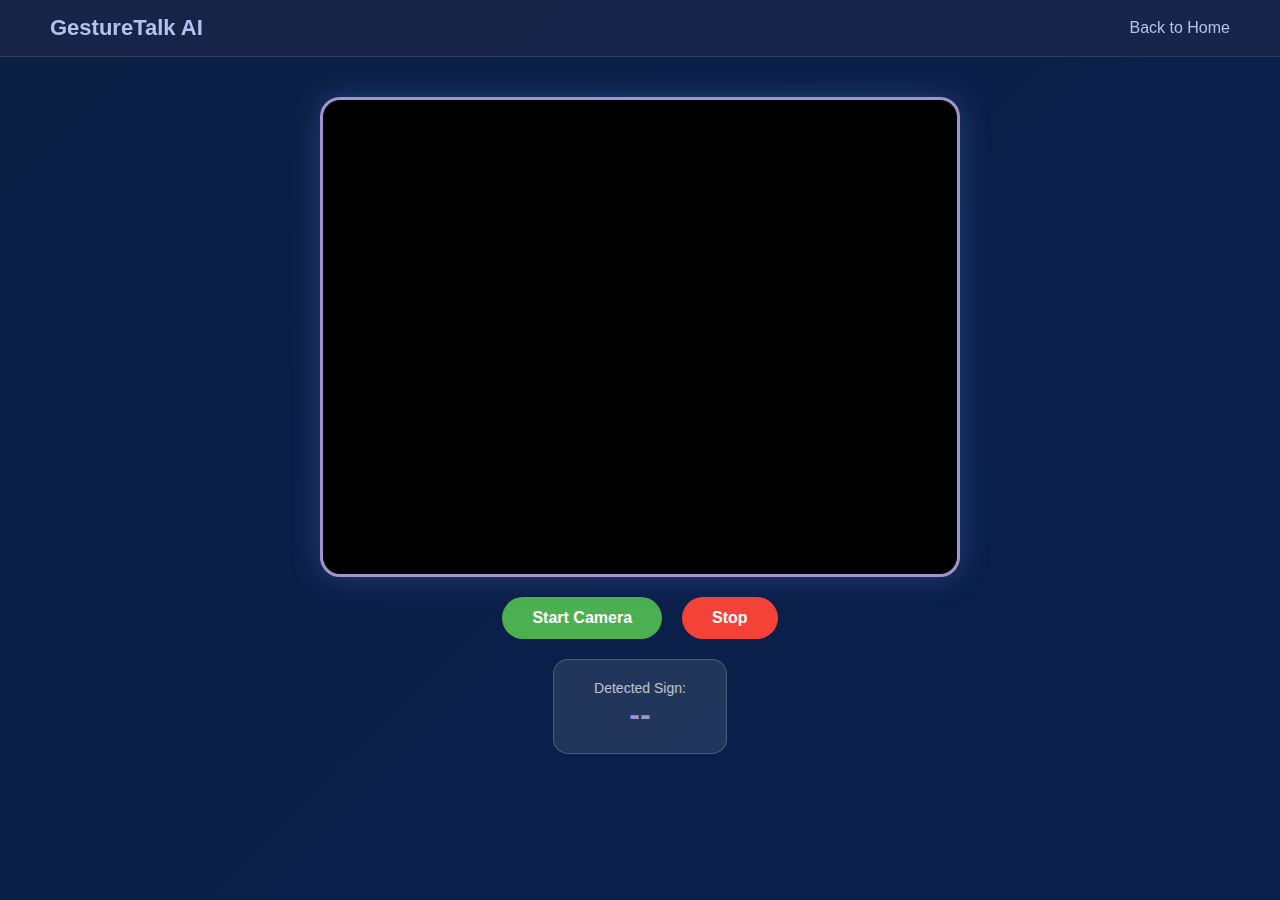
<file: Frontend/LiveVideo/index.html>
<!DOCTYPE html>
<html lang="en">

<head>
    <meta charset="UTF-8">
    <meta name="viewport" content="width=device-width, initial-scale=1.0">
    <title>Live Interpreter - GestureTalk AI</title>
    <style>
        /* --- Dark Theme to match Home --- */
        * {
            margin: 0;
            padding: 0;
            box-sizing: border-box;
            font-family: "Poppins", sans-serif;
        }

        body {
            background: linear-gradient(135deg, #0a1f44, #0b1f4d);
            /* Dark Blue Theme */
            color: white;
            min-height: 100vh;
            display: flex;
            flex-direction: column;
            align-items: center;
        }

        /* Navbar */
        header {
            width: 100%;
            background: rgba(35, 40, 74, 0.55);
            backdrop-filter: blur(5px);
            padding: 15px 50px;
            display: flex;
            justify-content: space-between;
            align-items: center;
            border-bottom: 1px solid rgba(255, 255, 255, 0.1);
        }

        .logo {
            font-size: 22px;
            font-weight: bold;
            color: #b5c0f1;
            text-decoration: none;
        }

        .nav-link {
            text-decoration: none;
            color: #b5c0f1;
            font-weight: 500;
            font-size: 16px;
        }

        /* Main Video Container */
        .video-container {
            position: relative;
            margin-top: 40px;
            width: 640px;
            height: 480px;
            background: #000;
            border-radius: 20px;
            box-shadow: 0 0 30px rgba(98, 140, 225, 0.3);
            overflow: hidden;
            border: 3px solid #a293ca;
        }

        /* Stacking Video and Canvas */
        #webcam,
        #output-canvas {
            position: absolute;
            top: 0;
            left: 0;
            width: 100%;
            height: 100%;
            transform: scaleX(-1);
            /* Mirror effect */
        }

        /* Controls */
        .controls {
            margin-top: 20px;
            display: flex;
            gap: 20px;
        }

        .btn {
            padding: 12px 30px;
            border: none;
            border-radius: 30px;
            font-size: 16px;
            font-weight: 600;
            cursor: pointer;
            transition: 0.3s;
        }

        .btn-start {
            background: #4caf50;
            color: white;
        }

        .btn-stop {
            background: #f44336;
            color: white;
        }

        .btn:hover {
            opacity: 0.9;
            transform: scale(1.05);
        }

        /* Prediction Display */
        .output-box {
            margin-top: 20px;
            padding: 20px 40px;
            background: rgba(255, 255, 255, 0.1);
            border-radius: 15px;
            text-align: center;
            border: 1px solid rgba(255, 255, 255, 0.2);
        }

        .output-text {
            font-size: 32px;
            font-weight: bold;
            color: #a293ca;
        }

        /* CSS to make Google Translate look good on Dark Theme */
        #google_translate_element {
            margin: 0 20px;
        }

        .goog-te-gadget-simple {
            background-color: rgba(255, 255, 255, 0.1) !important;
            /* Semi-transparent */
            border: 1px solid rgba(255, 255, 255, 0.3) !important;
            padding: 6px 12px !important;
            border-radius: 20px !important;
            color: white !important;
        }

        .goog-te-gadget-simple span {
            color: #b5c0f1 !important;
            /* Match your text color */
        }
    </style>
</head>

<body>

    <header>
        <a href="../Landingpage/home.html" class="logo">GestureTalk AI</a>
        <div id="google_translate_element"></div>
        <a href="../Landingpage/home.html" class="nav-link">Back to Home</a>
    </header>

    <script type="text/javascript">
        function googleTranslateElementInit() {
            new google.translate.TranslateElement(
                { pageLanguage: 'en', layout: google.translate.TranslateElement.InlineLayout.SIMPLE },
                'google_translate_element'
            );
        }
    </script>
    <script type="text/javascript"
        src="//translate.google.com/translate_a/element.js?cb=googleTranslateElementInit"></script>

    <script src="script.js"></script>

    <div class="video-container">
        <video id="webcam" autoplay playsinline></video>
        <canvas id="output-canvas"></canvas>
    </div>

    <div class="controls">
        <button class="btn btn-start" onclick="startVideo()">Start Camera</button>
        <button class="btn btn-stop" onclick="stopVideo()">Stop</button>
    </div>

    <div class="output-box">
        <p style="font-size: 14px; opacity: 0.7;">Detected Sign:</p>
        <div class="output-text" id="prediction">--</div>
    </div>

    <script src="script.js"></script>
</body>

</html>
</file>
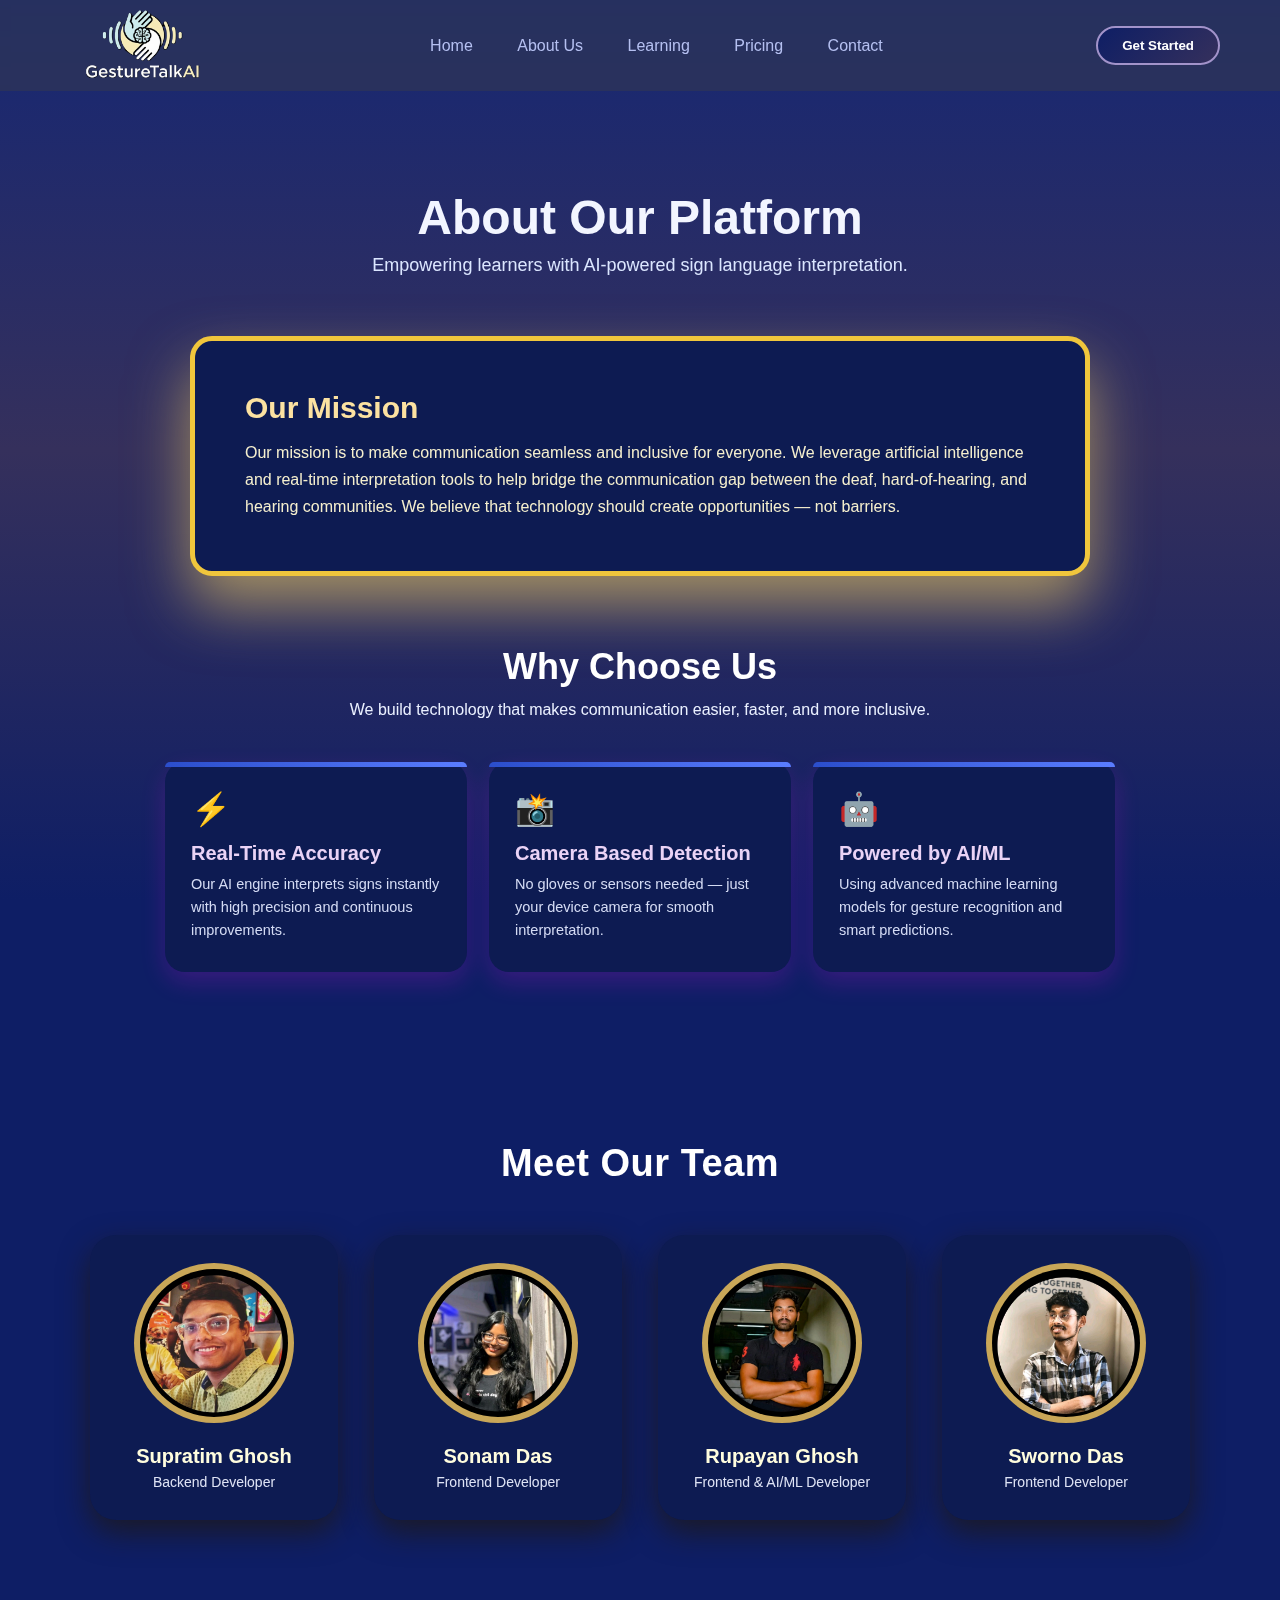
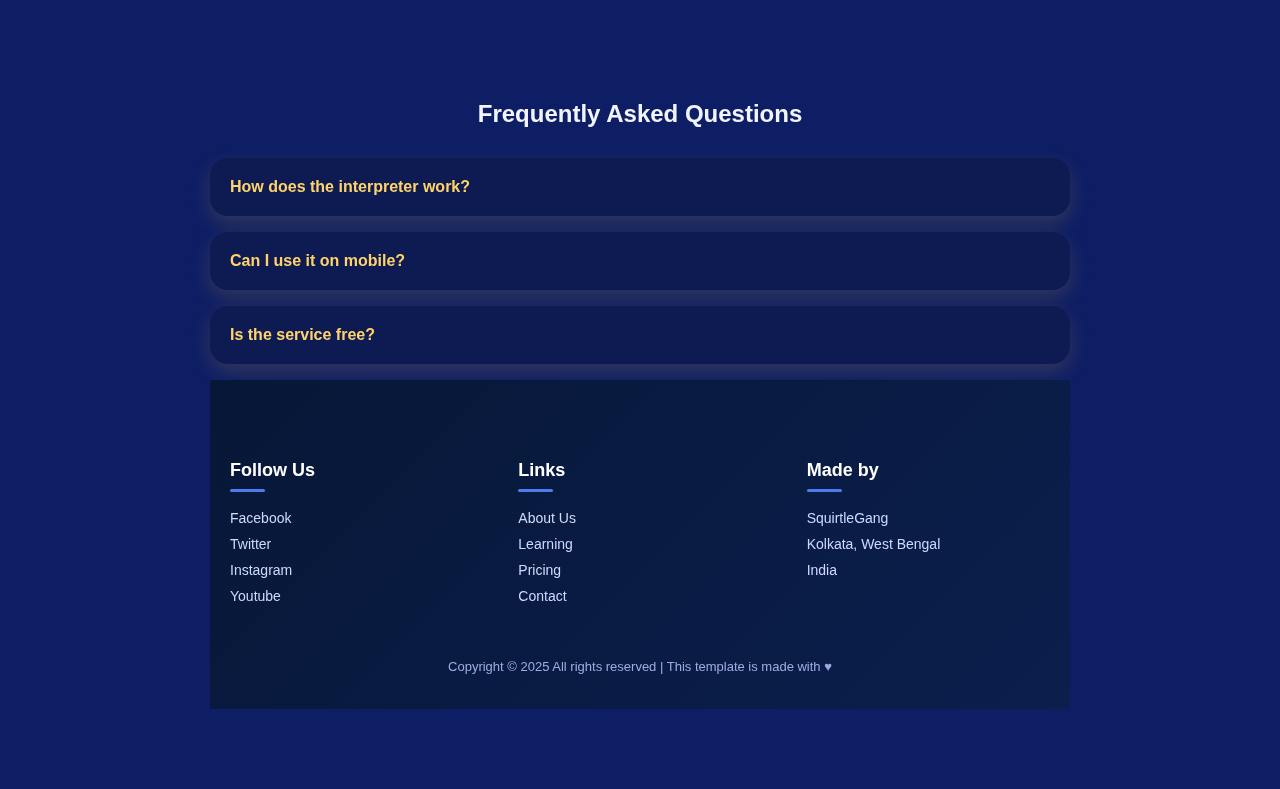
<file: Frontend/About_us/about.html>
<!DOCTYPE html>
<html lang="en">
<head>
<meta charset="UTF-8">
<meta name="viewport" content="width=device-width, initial-scale=1.0">
<title>About Us</title>

<link rel="stylesheet" href="about.css">
</head>
<body>

<!-- NAVBAR -->
<header class="navbar">
     <div class="logo">
            <img src="../../logo.png">
    </div>
    <nav>
            <a href="../Landingpage/home.html">Home</a>
            <a href="about.html">About Us</a>
            <a href="../Learning/learn.html">Learning</a>
            <a href="../Pricing/pricing.html">Pricing</a>
            <a href="../Contact_us/contact.html">Contact</a>
    </nav>

    <button class="btn-start">
             <a href="../Login/login.html">Get Started</a>
    </button>

</header>

<!-- HERO -->
<section class="hero">
    <h1>About Our Platform</h1>
    <p>Empowering learners with AI-powered sign language interpretation.</p>
</section>

<!-- MISSION -->
<section class="mission">
    <h2>Our Mission</h2>
    <p>
        Our mission is to make communication seamless and inclusive for everyone.  
        We leverage artificial intelligence and real-time interpretation tools to  
        help bridge the communication gap between the deaf, hard-of-hearing, and hearing communities.  
        We believe that technology should create opportunities — not barriers.
    </p>
</section>

<!-- WHY CHOOSE US -->
<section class="why-choose">
    <h2>Why Choose Us</h2>
    <p class="choose-subtitle">We build technology that makes communication easier, faster, and more inclusive.</p>

    <div class="choose-container">

        <div class="choose-card">
            <div class="choose-icon">⚡</div>
            <h3>Real-Time Accuracy</h3>
            <p>Our AI engine interprets signs instantly with high precision and continuous improvements.</p>
        </div>

        <div class="choose-card">
            <div class="choose-icon">📸</div>
            <h3>Camera Based Detection</h3>
            <p>No gloves or sensors needed — just your device camera for smooth interpretation.</p>
        </div>

        <div class="choose-card">
            <div class="choose-icon">🤖</div>
            <h3>Powered by AI/ML</h3>
            <p>Using advanced machine learning models for gesture recognition and smart predictions.</p>
        </div>

    </div>
</section>

<!-- TEAM -->
<section class="team-section">
    <h2>Meet Our Team</h2>

    <div class="team-container">

        <div class="team-card">
            <img src="supratim.jpg"> 
            <h3>Supratim Ghosh</h3>
            <p>Backend Developer</p>
        </div>

        <div class="team-card">
            <img src="sonam.jpg">
            <h3>Sonam Das</h3>
            <p>Frontend Developer</p>
        </div>

        <div class="team-card">
            <img src="rupayan.jpg">
            <h3>Rupayan Ghosh</h3>
            <p>Frontend & AI/ML Developer</p>
        </div>

        <div class="team-card">
            <img src="Sworno.jpg">
            <h3>Sworno Das</h3>
            <p>Frontend Developer</p>
        </div>

    </div>
</section>


<!-- FAQ -->
<section class="faq">
    <h2>Frequently Asked Questions</h2>

    <div class="faq-item">
        <div class="faq-question">How does the interpreter work?</div>
        <div class="faq-answer">We use machine learning models to detect hand gestures and convert them into text in real-time.</div>
    </div>

    <div class="faq-item">
        <div class="faq-question">Can I use it on mobile?</div>
        <div class="faq-answer">Yes! Our platform is fully responsive and works smoothly on all screen sizes.</div>
    </div>

    <div class="faq-item">
        <div class="faq-question">Is the service free?</div>
        <div class="faq-answer">We offer both free and premium versions based on usage and features.</div>
    </div>


   

<!-- FOOTER -->
<footer class="footer">
    <div class="footer-container">

        <div class="footer-column">
            <h3>Follow Us</h3>
            <a href="#">Facebook</a>
            <a href="#">Twitter</a>
            <a href="#">Instagram</a>
            <a href="#">Youtube</a>
        </div>

        <div class="footer-column">
            <h3>Links</h3>
            <a href="about.html">About Us</a>
            <a href="../Learning/learn.html">Learning</a>
            <a href="../Pricing/pricing.html">Pricing</a>
            <a href="../Contact_us/contact.html">Contact</a>
        </div>

        <div class="footer-column">
            <h3>Made by</h3>
            <p>SquirtleGang</p>
            <p>Kolkata, West Bengal</p>
            <p>India</p>
        </div>

    </div>

    <p class="copyright">
        Copyright © 2025 All rights reserved | This template is made with ♥
    </p>
</footer>

<script>
  

/* FAQ */
document.querySelectorAll(".faq-item").forEach(item => {
  item.addEventListener("click", () => {
    const ans = item.querySelector(".faq-answer");
    if (ans) {
      ans.style.display = ans.style.display === "block" ? "none" : "block";
    }
  });
});

</script>

</body>
</html>
</file>
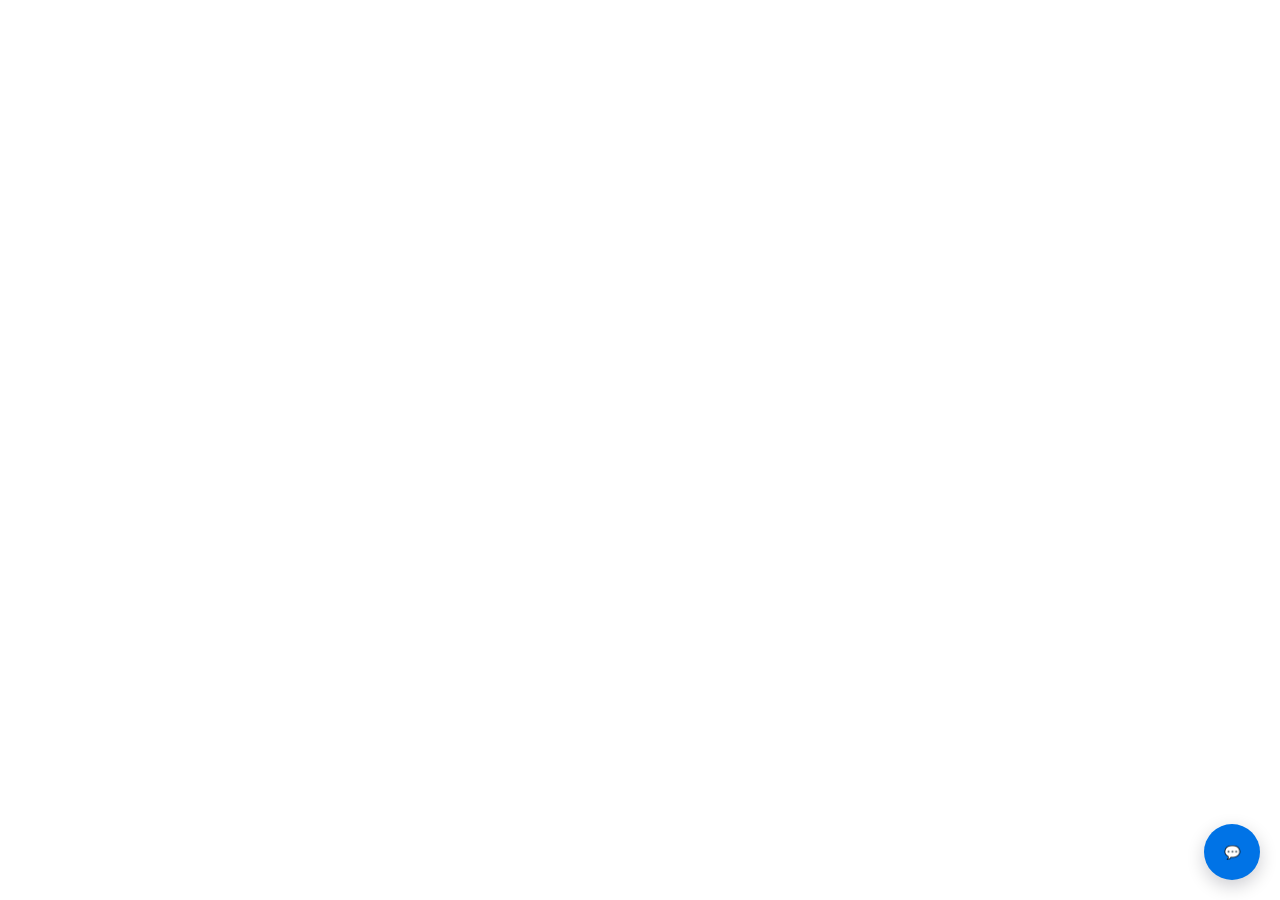
<file: Frontend/Chatbot/chatbox.html>
<!DOCTYPE html>
<html lang="en">
  <head>
    <meta charset="utf-8" />
    <meta name="viewport" content="width=device-width,initial-scale=1" />
    <title>Chatbox</title>
    <style>
      :root {
        --bg: #f6f7fb;
        --accent: #0073e6;
        --muted: #6b7280;
        --panel: #ffffff;
      }
      html,
      body {
        height: 100%;
        margin: 0;
        font-family: Inter, system-ui, Segoe UI, Roboto, "Helvetica Neue", Arial;
      }
      /* Floating toggle button */
      .chat-toggle {
        position: fixed;
        right: 20px;
        bottom: 20px;
        background: var(--accent);
        color: #fff;
        border-radius: 999px;
        width: 56px;
        height: 56px;
        border: none;
        cursor: pointer;
        display: flex;
        align-items: center;
        justify-content: center;
        box-shadow: 0 6px 18px rgba(2, 6, 23, 0.2);
        z-index: 1000;
      }
      .chat-toggle:focus {
        outline: 3px solid rgba(0, 115, 230, 0.25);
      }

      /* Chat panel */
      .chat-panel {
        position: fixed;
        right: 20px;
        bottom: 86px;
        width: 360px;
        max-width: calc(100% - 40px);
        height: 520px;
        background: var(--panel);
        border-radius: 12px;
        box-shadow: 0 10px 30px rgba(2, 6, 23, 0.15);
        display: flex;
        flex-direction: column;
        overflow: hidden;
        z-index: 1000;
      }
      .chat-header {
        background: linear-gradient(90deg, var(--accent), #2a6fd6);
        color: #fff;
        padding: 12px 14px;
        display: flex;
        align-items: center;
        justify-content: space-between;
      }
      .chat-header h3 {
        margin: 0;
        font-size: 15px;
      }
      .chat-header button {
        background: transparent;
        border: 0;
        color: rgba(255, 255, 255, 0.9);
        cursor: pointer;
      }

      .chat-body {
        padding: 12px;
        flex: 1;
        overflow: auto;
        background: linear-gradient(180deg, #f8fafc 0%, #fff 100%);
      }
      .messages {
        display: flex;
        flex-direction: column;
        gap: 12px;
      }
      .msg {
        max-width: 78%;
        padding: 10px 12px;
        border-radius: 12px;
        font-size: 14px;
        line-height: 1.3;
        box-shadow: 0 1px 0 rgba(0, 0, 0, 0.03);
      }
      .msg.user {
        align-self: flex-end;
        background: linear-gradient(180deg, #e6f0ff, #cfe6ff);
        color: #032a4a;
      }
      .msg.bot {
        align-self: flex-start;
        background: #f1f5f9;
        color: #0f172a;
      }
      .msg .meta {
        display: block;
        font-size: 11px;
        color: var(--muted);
        margin-top: 6px;
      }

      .chat-input {
        display: flex;
        padding: 10px;
        border-top: 1px solid #eef2f7;
        background: linear-gradient(180deg, #fff, #fafbff);
      }
      .chat-input input[type="text"] {
        flex: 1;
        padding: 10px 12px;
        border-radius: 8px;
        border: 1px solid #e6eef8;
        font-size: 14px;
      }
      .chat-input button {
        margin-left: 8px;
        background: var(--accent);
        color: #fff;
        border: 0;
        padding: 10px 12px;
        border-radius: 8px;
        cursor: pointer;
      }

      /* Minimal responsive rules */
      @media (max-width: 420px) {
        .chat-panel {
          right: 12px;
          left: 12px;
          width: auto;
          height: 66vh;
          bottom: 86px;
        }
      }

      /* Empty state */
      .empty {
        color: var(--muted);
        text-align: center;
        padding: 18px 8px;
      }
    </style>
  </head>
  <body>
    <!-- Floating toggle button -->
    <button
      class="chat-toggle"
      id="chatToggle"
      aria-expanded="false"
      aria-controls="chatPanel"
      title="Open chat"
    >
      💬
    </button>

    <!-- Chat panel (hidden by default) -->
    <aside
      class="chat-panel"
      id="chatPanel"
      role="dialog"
      aria-label="Site chat"
      aria-hidden="true"
      style="display: none"
    >
      <header class="chat-header">
        <h3>Chat with us</h3>
        <div>
          <button id="clearBtn" title="Clear conversation">Clear</button>
          <button id="closeBtn" aria-label="Close chat">✕</button>
        </div>
      </header>

      <main class="chat-body" id="chatBody">
        <div
          class="messages"
          id="messages"
          aria-live="polite"
          aria-relevant="additions"
        ></div>
        <div class="empty" id="emptyState">
          Ask me anything — I'm here to help.
        </div>
      </main>

      <form
        class="chat-input"
        id="chatForm"
        autocomplete="off"
        aria-label="Send a message"
      >
        <input
          id="messageInput"
          name="message"
          type="text"
          placeholder="Type a message and press Enter"
          aria-label="Message input"
        />
        <button type="submit" id="sendBtn">Send</button>
      </form>
    </aside>

    <script>
      (function () {
        const toggle = document.getElementById("chatToggle");
        const panel = document.getElementById("chatPanel");
        const closeBtn = document.getElementById("closeBtn");
        const clearBtn = document.getElementById("clearBtn");
        const form = document.getElementById("chatForm");
        const input = document.getElementById("messageInput");
        const messagesEl = document.getElementById("messages");
        const emptyState = document.getElementById("emptyState");
        const STORAGE_KEY = "site_chat_messages_v1";

        let messages = [];

        function save() {
          try {
            localStorage.setItem(STORAGE_KEY, JSON.stringify(messages));
          } catch (e) {}
        }

        function load() {
          try {
            const raw = localStorage.getItem(STORAGE_KEY);
            if (raw) {
              messages = JSON.parse(raw);
            }
          } catch (e) {
            messages = [];
          }
        }

        function fmtTime(ts) {
          const d = new Date(ts);
          return d.toLocaleTimeString([], {
            hour: "2-digit",
            minute: "2-digit",
          });
        }

        function render() {
          messagesEl.innerHTML = "";
          if (messages.length === 0) {
            emptyState.style.display = "block";
          } else {
            emptyState.style.display = "none";
          }

          messages.forEach((m) => {
            const div = document.createElement("div");
            div.className = "msg " + (m.from === "user" ? "user" : "bot");
            div.innerHTML =
              "<div>" +
              escapeHtml(m.text) +
              "</div>" +
              '<span class="meta">' +
              fmtTime(m.ts) +
              "</span>";
            messagesEl.appendChild(div);
          });
          // scroll to bottom
          messagesEl.parentElement.scrollTop =
            messagesEl.parentElement.scrollHeight;
        }

        function escapeHtml(s) {
          return String(s).replace(/[&<>"]+/g, function (c) {
            return { "&": "&amp;", "<": "&lt;", ">": "&gt;", '"': "&quot;" }[c];
          });
        }

        function addMessage(text, from = "user") {
          const item = { text: text.trim(), from, ts: Date.now() };
          messages.push(item);
          save();
          render();
        }

        function simulateBotResponse(userText) {
          const reply = generateBotReply(userText);
          setTimeout(() => {
            addMessage(reply, "bot");
          }, 700 + Math.random() * 900);
        }

        function generateBotReply(input) {
          if (!input) return "Hi — how can I help you today?";
          const low = input.toLowerCase();
                    
    /* INPUT & OUTPUT OF CHATBOT */

    // 1. Core Services & Sign Language (Project Specific)
    if (low.includes("how it works") || low.includes("how to use") || low.includes("gesture") || low.includes("works") || low.includes("use") || low.includes("process") || low.includes("what is this platform") || low.includes("what does this website do") || low.includes("what problem does this project solve")) {
        return "GestureTalk AI uses your camera to track hand movements. Our AI then translates those gestures into text and speech in real-time.";
    }
    if (low.includes("asl") || low.includes("language") || low.includes("alphabet") || low.includes("isl") || low.includes("american sign language") || low.includes("indian sign language") || low.includes("bsl") || low.includes("bdsl") || low.includes("bengali sign language") || low.includes("number") || low.includes("word") || low.includes("sign language supported")) {
        return "We currently specialize in American Sign Language (ASL). You can practice the alphabet and common phrases in our 'Learning' section.";
    }

    // 2. Technical Support (Camera & Permissions)
    if (low.includes("camera") || low.includes("not working") || low.includes("access") || low.includes("wrong") || low.includes("problem") || low.includes("defect") || low.includes("bug") || low.includes("loading") || low.includes("page") || low.includes("blank") || low.includes("opening") || low.includes("permission") || low.includes("frozen") || low.includes("front") || low.includes("blur") || low.includes("lag") || low.includes("delay") || low.includes("webcam") || low.includes("image")) {
        return "Please ensure you've allowed camera permissions in your browser. For best results, stay in a well-lit area.";
    }

    // 3. Pricing & Account (Business Logic)
    if (low.includes("price") || low.includes("cost") || low.includes("free") || low.includes("$") || low.includes("₹") || low.includes("plan") || low.includes("trail") || low.includes("upgrade") || low.includes("downgrade") || low.includes("availability") || low.includes("discounts") || low.includes("monthly") || low.includes("yearly") || low.includes("pricing") || low.includes("bill") || low.includes("subscript") || low.includes("refund") || low.includes("payment") || low.includes("finance") || low.includes("buy") || low.includes("purchase")) {   
        return "For pricing details, please check our 'Pricing' page. We offer both free and pro versions for schools and individuals.";
    }
    if (low.includes("login") || low.includes("account") || low.includes("password") || low.includes("sign in")  || low.includes("sign up") || low.includes("password reset") || low.includes("login error") || low.includes("login error") || low.includes("register")) {
        return "You can log in using the 'Login' button. If you've forgotten your password, use the 'Forgot Password?' link on that page.";
    }

    // 4. Greetings & Politeness (Human Touch)
    if (low.includes("hello") || low.includes("hi") || low.includes("hey") || low.includes("good morning") || low.includes("good evening") || low.includes("hi there") || low.includes("hello bot") || low.includes("good afternoon") || low.includes("noon") || low.includes("whats up")) {
        return "Hello! I'm your GestureTalk assistant. How can I help you with sign language translation today?";
    }
    if (low.includes("thank") || low.includes("appreciate") || low.includes("that was helpful") || low.includes("great work") || low.includes("greeting")) {
        return "You're very welcome! I'm happy to help you bridge the communication gap.";
    }
    if (low.includes("how are you") || low.includes("how are you doing") || low.includes("are you there") || low.includes("what are you up to") || low.includes("are you okay")) {
        return "I'm functioning perfectly and ready to translate! How about you?";
    }

    // 5. Educational/Learning
    if (low.includes("learn") || low.includes("study") || low.includes("lesson") || low.includes("practice") || low.includes("stduents") || low.includes("video solutions") || low.includes("learn alphabets") || low.includes("learn words") || low.includes("learn numbers") || low.includes("curious") || low.includes("tips") || low.includes("i donot know sign language") || low.includes("tips") || low.includes("beginner") || low.includes("amateur")) {
        return "Want to learn sign language? Head over to our 'Learning' tab to find interactive tutorials and practice sessions!";
    }

    // 6. Navigation & Exit
    if (low.includes("home") || low.includes("exit") || low.includes("back") || low.includes("previous") || low.includes("quit") || low.includes("stop") || low.includes("close chatbot") || low.includes("leave") || low.includes("return")) {
        return "You can return to the main page by clicking the 'Home' button in the top-left corner.";
    }

    // 7. Mission/About
    if (low.includes("who made this") || low.includes("creator") || low.includes("purpose") || low.includes("about") || low.includes("mission") || low.includes("goal") || low.includes("aim") || low.includes("why was this project created") || low.includes("team") || low.includes("overview") || low.includes("about project") || low.includes("project") || low.includes("motive")) {
        return "GestureTalk AI was developed to bridge the communication gap between the deaf community and the hearing world.";
    }

    // Default Fallback
    return "I'm still learning! Try asking about 'camera help', 'pricing', 'ASL support', or 'how it works'.";

        }

        // UI handlers
        toggle.addEventListener("click", () => {
          const open = panel.style.display !== "none";
          if (open) {
            closePanel();
          } else {
            openPanel();
          }
        });

        closeBtn.addEventListener("click", closePanel);
        clearBtn.addEventListener("click", () => {
          if (confirm("Clear conversation?")) {
            messages = [];
            save();
            render();
          }
        });

        function openPanel() {
          panel.style.display = "flex";
          panel.setAttribute("aria-hidden", "false");
          toggle.setAttribute("aria-expanded", "true");
          input.focus();
        }
        function closePanel() {
          panel.style.display = "none";
          panel.setAttribute("aria-hidden", "true");
          toggle.setAttribute("aria-expanded", "false");
          toggle.focus();
        }

        form.addEventListener("submit", (e) => {
          e.preventDefault();
          const val = input.value.trim();
          if (!val) return;
          addMessage(val, "user");
          input.value = "";
          simulateBotResponse(val);
          input.focus();
        });

        // allow Enter to send; Shift+Enter for newline
        input.addEventListener("keydown", (e) => {
          if (e.key === "Enter" && !e.shiftKey) {
            e.preventDefault();
            form.dispatchEvent(
              new Event("submit", { cancelable: true, bubbles: true })
            );
          }
        });

        // initial load
        load();
        render();

        // Expose small API for integration (optional)
        window.SimpleChat = {
          open: openPanel,
          close: closePanel,
          send: (text) => {
            addMessage(text, "user");
            simulateBotResponse(text);
          },
          clear: () => {
            messages = [];
            save();
            render();
          },
        };
      })();
    </script>
  </body>
</html>
</file>
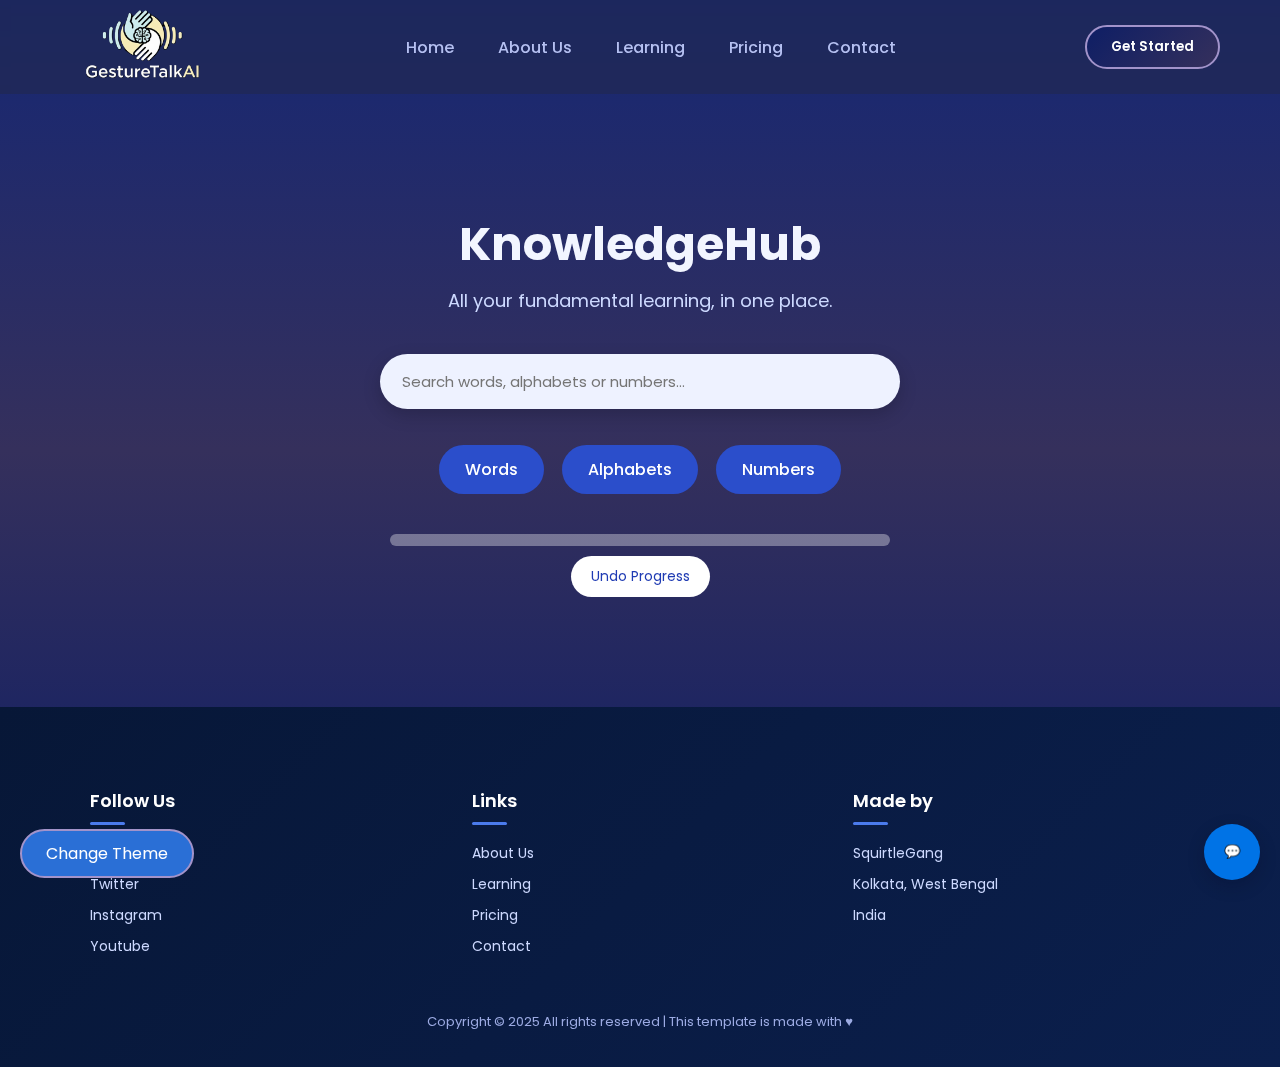
<file: Frontend/Learning/learn.html>
<!DOCTYPE html>
<html lang="en">
  <head>
    <meta charset="UTF-8" />
    <meta name="viewport" content="width=device-width, initial-scale=1.0" />
    <title>Sign Learning App</title>

    <!-- External CSS -->
    <link rel="stylesheet" href="learn.css">

    <!-- Font -->
    <link href="https://fonts.googleapis.com/css2?family=Poppins&display=swap" rel="stylesheet">
  </head>

  <body>
   <!-- NAVBAR -->
<header class="navbar">
     <div class="logo">
            <img src="../../logo.png">
    </div>
    <nav>
            <a href="../Landingpage/home.html">Home</a>
            <a href="../About_us/about.html">About Us</a>
            <a href="learn.html">Learning</a>
            <a href="../Pricing/pricing.html">Pricing</a>
            <a href="../Contact_us/contact.html">Contact</a>
    </nav>

    <button class="btn-start">
             <a href="../Login/login.html">Get Started</a>
    </button>

</header>
<!--  -->

    <div class="container">
      <h1>KnowledgeHub</h1>

      <p class="subtitle">All your fundamental learning, in one place.</p>

      <!-- Search Bar -->
      <input
        type="text"
        id="searchBox"
        placeholder="Search words, alphabets or numbers..."
        onkeyup="searchCards()"
      />

      <!-- Sections -->
      <div class="section-buttons">
        <div onclick="loadWords()">Words</div>
        <div onclick="loadAlphabets()">Alphabets</div>
        <div onclick="loadNumbers()">Numbers</div>
      </div>

      <!-- Progress -->
      <div class="progress-container">
        <div class="progress">
          <div class="progress-fill"></div>
        </div>
        <button onclick="resetProgress()" style="margin-top: 10px">
          Undo Progress
        </button>
      </div>

      <!-- Cards -->
      <div class="grid" id="cardContainer"></div>
    </div>

    <!-- Theme Toggle -->
    <div class="theme-toggle" onclick="toggleTheme()">Change Theme</div>
<!DOCTYPE html>
<html lang="en">
  <head>
    <meta charset="utf-8" />
    <meta name="viewport" content="width=device-width,initial-scale=1" />
    <title>Chatbox</title>
    <style>
      :root {
        --bg: #f6f7fb;
        --accent: #0073e6;
        --muted: #6b7280;
        --panel: #ffffff;
      }
      html,
      body {
        height: 100%;
        margin: 0;
        font-family: Inter, system-ui, Segoe UI, Roboto, "Helvetica Neue", Arial;
      }
      /* Floating toggle button */
      .chat-toggle {
        position: fixed;
        right: 20px;
        bottom: 20px;
        background: var(--accent);
        color: #fff;
        border-radius: 999px;
        width: 56px;
        height: 56px;
        border: none;
        cursor: pointer;
        display: flex;
        align-items: center;
        justify-content: center;
        box-shadow: 0 6px 18px rgba(2, 6, 23, 0.2);
        z-index: 1000;
      }
      .chat-toggle:focus {
        outline: 3px solid rgba(0, 115, 230, 0.25);
      }

      /* Chat panel */
      .chat-panel {
        position: fixed;
        right: 20px;
        bottom: 86px;
        width: 360px;
        max-width: calc(100% - 40px);
        height: 520px;
        background: var(--panel);
        border-radius: 12px;
        box-shadow: 0 10px 30px rgba(2, 6, 23, 0.15);
        display: flex;
        flex-direction: column;
        overflow: hidden;
        z-index: 1000;
      }
      .chat-header {
        background: linear-gradient(90deg, var(--accent), #2a6fd6);
        color: #fff;
        padding: 12px 14px;
        display: flex;
        align-items: center;
        justify-content: space-between;
      }
      .chat-header h3 {
        margin: 0;
        font-size: 15px;
      }
      .chat-header button {
        background: transparent;
        border: 0;
        color: rgba(255, 255, 255, 0.9);
        cursor: pointer;
      }

      .chat-body {
        padding: 12px;
        flex: 1;
        overflow: auto;
        background: linear-gradient(180deg, #f8fafc 0%, #fff 100%);
      }
      .messages {
        display: flex;
        flex-direction: column;
        gap: 12px;
      }
      .msg {
        max-width: 78%;
        padding: 10px 12px;
        border-radius: 12px;
        font-size: 14px;
        line-height: 1.3;
        box-shadow: 0 1px 0 rgba(0, 0, 0, 0.03);
      }
      .msg.user {
        align-self: flex-end;
        background: linear-gradient(180deg, #e6f0ff, #cfe6ff);
        color: #032a4a;
      }
      .msg.bot {
        align-self: flex-start;
        background: #f1f5f9;
        color: #0f172a;
      }
      .msg .meta {
        display: block;
        font-size: 11px;
        color: var(--muted);
        margin-top: 6px;
      }

      .chat-input {
        display: flex;
        padding: 10px;
        border-top: 1px solid #eef2f7;
        background: linear-gradient(180deg, #fff, #fafbff);
      }
      .chat-input input[type="text"] {
        flex: 1;
        padding: 10px 12px;
        border-radius: 8px;
        border: 1px solid #e6eef8;
        font-size: 14px;
      }
      .chat-input button {
        margin-left: 8px;
        background: var(--accent);
        color: #fff;
        border: 0;
        padding: 10px 12px;
        border-radius: 8px;
        cursor: pointer;
      }

      /* Minimal responsive rules */
      @media (max-width: 420px) {
        .chat-panel {
          right: 12px;
          left: 12px;
          width: auto;
          height: 66vh;
          bottom: 86px;
        }
      }

      /* Empty state */
      .empty {
        color: var(--muted);
        text-align: center;
        padding: 18px 8px;
      }
    </style>
  </head>
  <body>
    <!-- Floating toggle button -->
    <button
      class="chat-toggle"
      id="chatToggle"
      aria-expanded="false"
      aria-controls="chatPanel"
      title="Open chat"
    >
      💬
    </button>

    <!-- Chat panel (hidden by default) -->
    <aside
      class="chat-panel"
      id="chatPanel"
      role="dialog"
      aria-label="Site chat"
      aria-hidden="true"
      style="display: none"
    >
      <header class="chat-header">
        <h3>Chat with us</h3>
        <div>
          <button id="clearBtn" title="Clear conversation">Clear</button>
          <button id="closeBtn" aria-label="Close chat">✕</button>
        </div>
      </header>

      <main class="chat-body" id="chatBody">
        <div
          class="messages"
          id="messages"
          aria-live="polite"
          aria-relevant="additions"
        ></div>
        <div class="empty" id="emptyState">
          Ask me anything — I'm here to help.
        </div>
      </main>

      <form
        class="chat-input"
        id="chatForm"
        autocomplete="off"
        aria-label="Send a message"
      >
        <input
          id="messageInput"
          name="message"
          type="text"
          placeholder="Type a message and press Enter"
          aria-label="Message input"
        />
        <button type="submit" id="sendBtn">Send</button>
      </form>
    </aside>

    <script>
      (function () {
        const toggle = document.getElementById("chatToggle");
        const panel = document.getElementById("chatPanel");
        const closeBtn = document.getElementById("closeBtn");
        const clearBtn = document.getElementById("clearBtn");
        const form = document.getElementById("chatForm");
        const input = document.getElementById("messageInput");
        const messagesEl = document.getElementById("messages");
        const emptyState = document.getElementById("emptyState");
        const STORAGE_KEY = "site_chat_messages_v1";

        let messages = [];

        function save() {
          try {
            localStorage.setItem(STORAGE_KEY, JSON.stringify(messages));
          } catch (e) {}
        }

        function load() {
          try {
            const raw = localStorage.getItem(STORAGE_KEY);
            if (raw) {
              messages = JSON.parse(raw);
            }
          } catch (e) {
            messages = [];
          }
        }

        function fmtTime(ts) {
          const d = new Date(ts);
          return d.toLocaleTimeString([], {
            hour: "2-digit",
            minute: "2-digit",
          });
        }

        function render() {
          messagesEl.innerHTML = "";
          if (messages.length === 0) {
            emptyState.style.display = "block";
          } else {
            emptyState.style.display = "none";
          }

          messages.forEach((m) => {
            const div = document.createElement("div");
            div.className = "msg " + (m.from === "user" ? "user" : "bot");
            div.innerHTML =
              "<div>" +
              escapeHtml(m.text) +
              "</div>" +
              '<span class="meta">' +
              fmtTime(m.ts) +
              "</span>";
            messagesEl.appendChild(div);
          });
          // scroll to bottom
          messagesEl.parentElement.scrollTop =
            messagesEl.parentElement.scrollHeight;
        }

        function escapeHtml(s) {
          return String(s).replace(/[&<>"]+/g, function (c) {
            return { "&": "&amp;", "<": "&lt;", ">": "&gt;", '"': "&quot;" }[c];
          });
        }

        function addMessage(text, from = "user") {
          const item = { text: text.trim(), from, ts: Date.now() };
          messages.push(item);
          save();
          render();
        }

        function simulateBotResponse(userText) {
          const reply = generateBotReply(userText);
          setTimeout(() => {
            addMessage(reply, "bot");
          }, 700 + Math.random() * 900);
        }

        function generateBotReply(input) {
          if (!input) return "Hi — how can I help you today?";
          const low = input.toLowerCase();
                    
    /* INPUT & OUTPUT OF CHATBOT */

    // 1. Core Services & Sign Language (Project Specific)
    if (low.includes("how it works") || low.includes("how to use") || low.includes("gesture") || low.includes("works") || low.includes("use") || low.includes("process") || low.includes("what is this platform") || low.includes("what does this website do") || low.includes("what problem does this project solve")) {
        return "GestureTalk AI uses your camera to track hand movements. Our AI then translates those gestures into text and speech in real-time.";
    }
    if (low.includes("asl") || low.includes("language") || low.includes("alphabet") || low.includes("isl") || low.includes("american sign language") || low.includes("indian sign language") || low.includes("bsl") || low.includes("bdsl") || low.includes("bengali sign language") || low.includes("number") || low.includes("word") || low.includes("sign language supported")) {
        return "We currently specialize in American Sign Language (ASL). You can practice the alphabet and common phrases in our 'Learning' section.";
    }

    // 2. Technical Support (Camera & Permissions)
    if (low.includes("camera") || low.includes("not working") || low.includes("access") || low.includes("wrong") || low.includes("problem") || low.includes("defect") || low.includes("bug") || low.includes("loading") || low.includes("page") || low.includes("blank") || low.includes("opening") || low.includes("permission") || low.includes("frozen") || low.includes("front") || low.includes("blur") || low.includes("lag") || low.includes("delay") || low.includes("webcam") || low.includes("image")) {
        return "Please ensure you've allowed camera permissions in your browser. For best results, stay in a well-lit area.";
    }

    // 3. Pricing & Account (Business Logic)
    if (low.includes("price") || low.includes("cost") || low.includes("free") || low.includes("$") || low.includes("₹") || low.includes("plan") || low.includes("trail") || low.includes("upgrade") || low.includes("downgrade") || low.includes("availability") || low.includes("discounts") || low.includes("monthly") || low.includes("yearly") || low.includes("pricing") || low.includes("bill") || low.includes("subscript") || low.includes("refund") || low.includes("payment") || low.includes("finance") || low.includes("buy") || low.includes("purchase")) {   
        return "For pricing details, please check our 'Pricing' page. We offer both free and pro versions for schools and individuals.";
    }
    if (low.includes("login") || low.includes("account") || low.includes("password") || low.includes("sign in")  || low.includes("sign up") || low.includes("password reset") || low.includes("login error") || low.includes("login error") || low.includes("register")) {
        return "You can log in using the 'Login' button. If you've forgotten your password, use the 'Forgot Password?' link on that page.";
    }

    // 4. Greetings & Politeness (Human Touch)
    if (low.includes("hello") || low.includes("hi") || low.includes("hey") || low.includes("good morning") || low.includes("good evening") || low.includes("hi there") || low.includes("hello bot") || low.includes("good afternoon") || low.includes("noon") || low.includes("whats up")) {
        return "Hello! I'm your GestureTalk assistant. How can I help you with sign language translation today?";
    }
    if (low.includes("thank") || low.includes("appreciate") || low.includes("that was helpful") || low.includes("great work") || low.includes("greeting")) {
        return "You're very welcome! I'm happy to help you bridge the communication gap.";
    }
    if (low.includes("how are you") || low.includes("how are you doing") || low.includes("are you there") || low.includes("what are you up to") || low.includes("are you okay")) {
        return "I'm functioning perfectly and ready to translate! How about you?";
    }

    // 5. Educational/Learning
    if (low.includes("learn") || low.includes("study") || low.includes("lesson") || low.includes("practice") || low.includes("stduents") || low.includes("video solutions") || low.includes("learn alphabets") || low.includes("learn words") || low.includes("learn numbers") || low.includes("curious") || low.includes("tips") || low.includes("i donot know sign language") || low.includes("tips") || low.includes("beginner") || low.includes("amateur")) {
        return "Want to learn sign language? Head over to our 'Learning' tab to find interactive tutorials and practice sessions!";
    }

    // 6. Navigation & Exit
    if (low.includes("home") || low.includes("exit") || low.includes("back") || low.includes("previous") || low.includes("quit") || low.includes("stop") || low.includes("close chatbot") || low.includes("leave") || low.includes("return")) {
        return "You can return to the main page by clicking the 'Home' button in the top-left corner.";
    }

    // 7. Mission/About
    if (low.includes("who made this") || low.includes("creator") || low.includes("purpose") || low.includes("about") || low.includes("mission") || low.includes("goal") || low.includes("aim") || low.includes("why was this project created") || low.includes("team") || low.includes("overview") || low.includes("about project") || low.includes("project") || low.includes("motive")) {
        return "GestureTalk AI was developed to bridge the communication gap between the deaf community and the hearing world.";
    }

    // Default Fallback
    return "I'm still learning! Try asking about 'camera help', 'pricing', 'ASL support', or 'how it works'.";

        }

        // UI handlers
        toggle.addEventListener("click", () => {
          const open = panel.style.display !== "none";
          if (open) {
            closePanel();
          } else {
            openPanel();
          }
        });

        closeBtn.addEventListener("click", closePanel);
        clearBtn.addEventListener("click", () => {
          if (confirm("Clear conversation?")) {
            messages = [];
            save();
            render();
          }
        });

        function openPanel() {
          panel.style.display = "flex";
          panel.setAttribute("aria-hidden", "false");
          toggle.setAttribute("aria-expanded", "true");
          input.focus();
        }
        function closePanel() {
          panel.style.display = "none";
          panel.setAttribute("aria-hidden", "true");
          toggle.setAttribute("aria-expanded", "false");
          toggle.focus();
        }

        form.addEventListener("submit", (e) => {
          e.preventDefault();
          const val = input.value.trim();
          if (!val) return;
          addMessage(val, "user");
          input.value = "";
          simulateBotResponse(val);
          input.focus();
        });

        // allow Enter to send; Shift+Enter for newline
        input.addEventListener("keydown", (e) => {
          if (e.key === "Enter" && !e.shiftKey) {
            e.preventDefault();
            form.dispatchEvent(
              new Event("submit", { cancelable: true, bubbles: true })
            );
          }
        });

        // initial load
        load();
        render();

        // Expose small API for integration (optional)
        window.SimpleChat = {
          open: openPanel,
          close: closePanel,
          send: (text) => {
            addMessage(text, "user");
            simulateBotResponse(text);
          },
          clear: () => {
            messages = [];
            save();
            render();
          },
        };
      })();
    </script>
  </body>
</html>

    <!-- FOOTER -->
<footer class="footer">
    <div class="footer-container">

        <div class="footer-column">
            <h3>Follow Us</h3>
            <a href="#">Facebook</a>
            <a href="#">Twitter</a>
            <a href="#">Instagram</a>
            <a href="#">Youtube</a>
        </div>

        <div class="footer-column">
            <h3>Links</h3>
            <a href="../About_us/about.html">About Us</a>
            <a href="learn.html">Learning</a>
            <a href="../Pricing/pricing.html">Pricing</a>
            <a href="../Contact_us/contact.html">Contact</a>
        </div>

        <div class="footer-column">
            <h3>Made by</h3>
            <p>SquirtleGang</p>
            <p>Kolkata, West Bengal</p>
            <p>India</p>
        </div>

    </div>

    <p class="copyright">
        Copyright © 2025 All rights reserved | This template is made with ♥
    </p>
</footer>

    <script>
  function toggleTheme() {
  document.body.classList.toggle("light");
  localStorage.setItem(
    "theme",
    document.body.classList.contains("light") ? "light" : "dark"
  );
}

/* Apply saved theme */
if (localStorage.getItem("theme") === "light") {
  document.body.classList.add("light");
}


      let progress = JSON.parse(localStorage.getItem("progress") || "{}");

      function updateProgress() {
        let learned = Object.keys(progress).length;
        let total = 6 + 26 + 10;
        document.querySelector(".progress-fill").style.width =
          (learned / total) * 100 + "%";
      }

      const words = ["Hello", "ThankYou", "Sorry", "Please", "ILoveYou", "Yes"];
      const alphabets = Array.from("ABCDEFGHIJKLMNOPQRSTUVWXYZ");
      const numbers = ["0","1","2","3","4","5","6","7","8","9"];

      function createCards(list, folder) {
        let cardHTML = "";
        list.forEach((item) => {
          cardHTML += `
          <div class="card">
            <h3>${item}</h3>
            <img src="${folder}/${item}.jpg" alt="">
            <button onclick="playVideo('${item}')">Watch Video</button>
            <video id="${item}" src="${folder}/${item}.mp4"
              style="width:100%; margin-top:10px;"></video>
          </div>
          `;
        });
        document.getElementById("cardContainer").innerHTML = cardHTML;
      }

      function loadWords() { createCards(words, "words"); }
      function loadAlphabets() { createCards(alphabets, "alphabets"); }
      function loadNumbers() { createCards(numbers, "numbers"); }

      function playVideo(id) {
        let vid = document.getElementById(id);
        vid.play();
        vid.onended = () => {
          progress[id] = true;
          localStorage.setItem("progress", JSON.stringify(progress));
          updateProgress();
        };
      }

      updateProgress();

      function searchCards() {
        let input = document.getElementById("searchBox").value.toLowerCase();
        let cards = document.querySelectorAll(".card");
        cards.forEach((card) => {
          let text = card.innerText.toLowerCase();
          card.style.display = text.includes(input) ? "block" : "none";
        });
      }

      function resetProgress() {
        progress = {};
        localStorage.setItem("progress", "{}");
        updateProgress();
      }
    </script>
  </body>
</html>
</file>
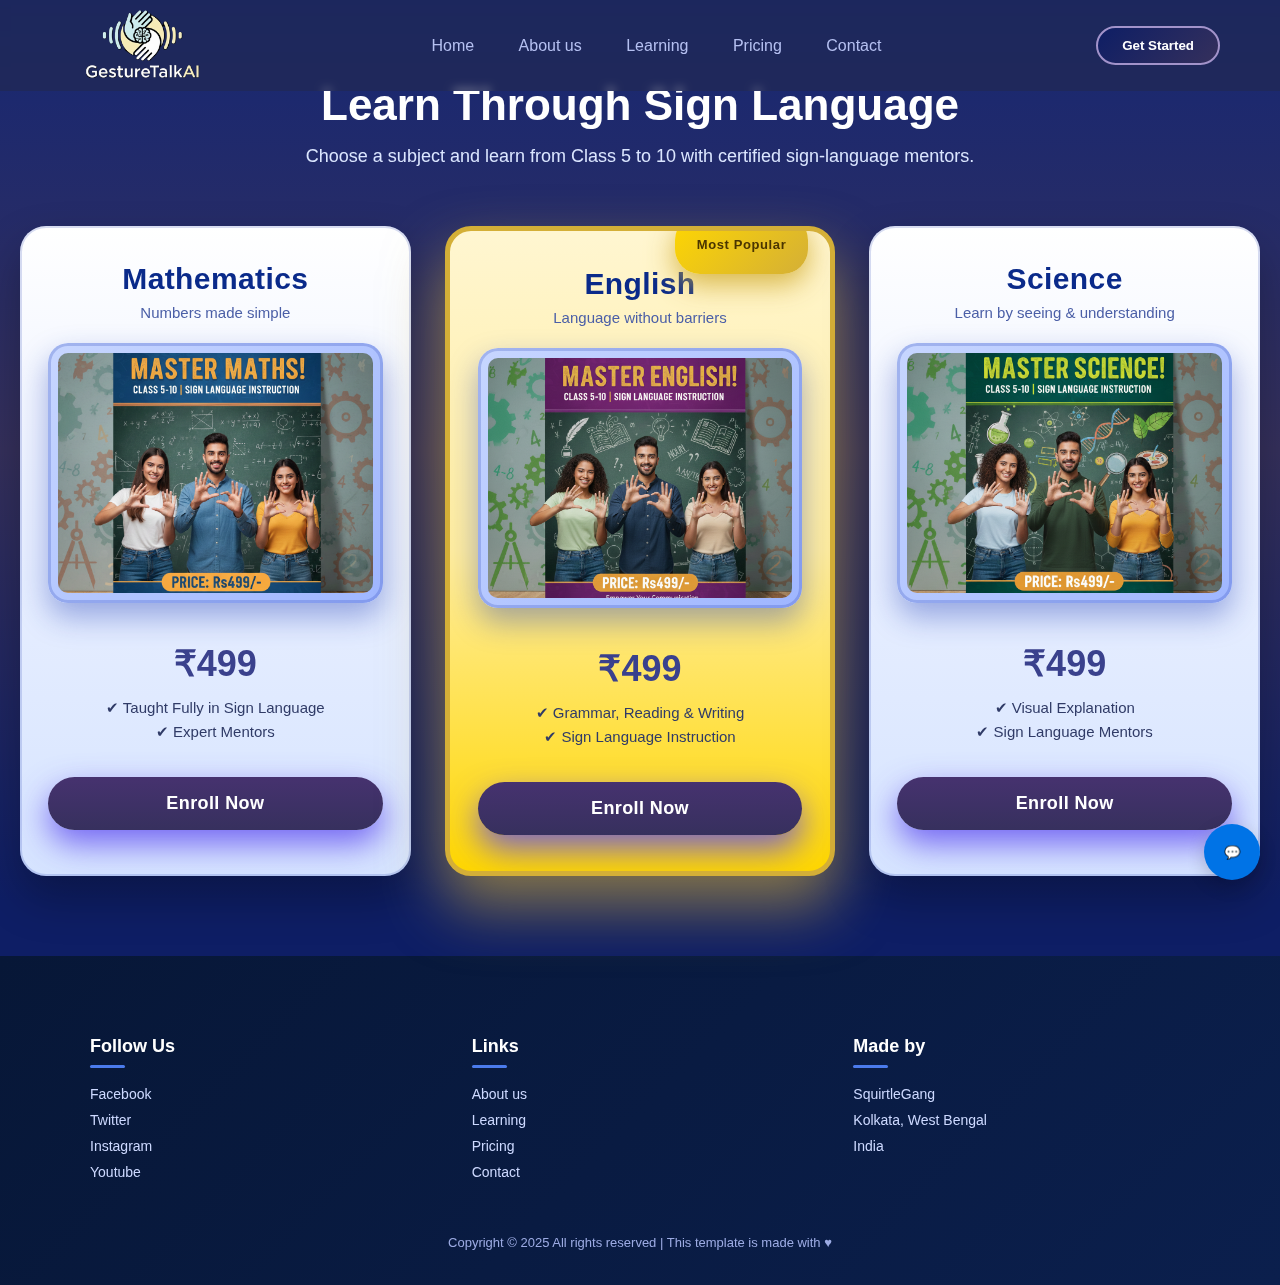
<file: Frontend/Pricing/pricing.html>
<!DOCTYPE html>
<html lang="en">
  <head>
    <meta charset="UTF-8" />
    <meta name="viewport" content="width=device-width, initial-scale=1.0" />
    <title>Courses & Pricing</title>
    <link rel="stylesheet" href="pricing.css">
</head>
<body>
    <!-- NAVBAR -->
<header class="navbar">
     <div class="logo">
            <img src="../../logo.png">
        </div>
        <nav>
            <a href="../../index.html">Home</a>
            <a href="../About/about.html">About us</a>
            <a href="../Learning/learn.html">Learning</a>
            <a href="../Pricing/pricing.html">Pricing</a>
            <a href="../Contact_us/contact.html">Contact</a>
        </nav>
         <button class="btn-start">
             <a href="../Login/indexlgn.html">Get Started</a>
        </button>
</header>
<!--  -->


    <section class="pricing-section">
      <h1>Learn Through Sign Language</h1>
      <p class="subtitle">
        Choose a subject and learn from Class 5 to 10 with certified
        sign-language mentors.
      </p>

      <div class="pricing-container">
        <!-- Maths Card -->
        <div class="pricing-card">
          <h2>Mathematics</h2>
          <p class="tagline">Numbers made simple</p>

          <img src="mathspic.png" />

          <div class="price">₹499</div>
          <p class="feature">✔ Taught Fully in Sign Language</p>
          <p class="feature">✔ Expert Mentors</p>

          <button class="buy-btn">Enroll Now</button>
        </div>

        <!-- English Card -->
        <div class="pricing-card popular">
          <span class="badge">Most Popular</span>
          <h2>English</h2>
          <p class="tagline">Language without barriers</p>

          <img src="englishpic.png" />

          <div class="price">₹499</div>
          <p class="feature">✔ Grammar, Reading & Writing</p>
          <p class="feature">✔ Sign Language Instruction</p>

          <button class="buy-btn">Enroll Now</button>
        </div>

        <!-- Science Card -->
        <div class="pricing-card">
          <h2>Science</h2>
          <p class="tagline">Learn by seeing & understanding</p>

          <img src="sciencepic.png" />

          <div class="price">₹499</div>
          <p class="feature">✔ Visual Explanation</p>
          <p class="feature">✔ Sign Language Mentors</p>

          <button class="buy-btn">Enroll Now</button>
        </div>

    </div>
</section>

<!DOCTYPE html>
<html lang="en">
  <head>
    <meta charset="utf-8" />
    <meta name="viewport" content="width=device-width,initial-scale=1" />
    <title>Chatbox</title>
    <style>
      :root {
        --bg: #f6f7fb;
        --accent: #0073e6;
        --muted: #6b7280;
        --panel: #ffffff;
      }
      html,
      body {
        height: 100%;
        margin: 0;
        font-family: Inter, system-ui, Segoe UI, Roboto, "Helvetica Neue", Arial;
      }
      /* Floating toggle button */
      .chat-toggle {
        position: fixed;
        right: 20px;
        bottom: 20px;
        background: var(--accent);
        color: #fff;
        border-radius: 999px;
        width: 56px;
        height: 56px;
        border: none;
        cursor: pointer;
        display: flex;
        align-items: center;
        justify-content: center;
        box-shadow: 0 6px 18px rgba(2, 6, 23, 0.2);
        z-index: 1000;
      }
      .chat-toggle:focus {
        outline: 3px solid rgba(0, 115, 230, 0.25);
      }

      /* Chat panel */
      .chat-panel {
        position: fixed;
        right: 20px;
        bottom: 86px;
        width: 360px;
        max-width: calc(100% - 40px);
        height: 520px;
        background: var(--panel);
        border-radius: 12px;
        box-shadow: 0 10px 30px rgba(2, 6, 23, 0.15);
        display: flex;
        flex-direction: column;
        overflow: hidden;
        z-index: 1000;
      }
      .chat-header {
        background: linear-gradient(90deg, var(--accent), #2a6fd6);
        color: #fff;
        padding: 12px 14px;
        display: flex;
        align-items: center;
        justify-content: space-between;
      }
      .chat-header h3 {
        margin: 0;
        font-size: 15px;
      }
      .chat-header button {
        background: transparent;
        border: 0;
        color: rgba(255, 255, 255, 0.9);
        cursor: pointer;
      }

      .chat-body {
        padding: 12px;
        flex: 1;
        overflow: auto;
        background: linear-gradient(180deg, #f8fafc 0%, #fff 100%);
      }
      .messages {
        display: flex;
        flex-direction: column;
        gap: 12px;
      }
      .msg {
        max-width: 78%;
        padding: 10px 12px;
        border-radius: 12px;
        font-size: 14px;
        line-height: 1.3;
        box-shadow: 0 1px 0 rgba(0, 0, 0, 0.03);
      }
      .msg.user {
        align-self: flex-end;
        background: linear-gradient(180deg, #e6f0ff, #cfe6ff);
        color: #032a4a;
      }
      .msg.bot {
        align-self: flex-start;
        background: #f1f5f9;
        color: #0f172a;
      }
      .msg .meta {
        display: block;
        font-size: 11px;
        color: var(--muted);
        margin-top: 6px;
      }

      .chat-input {
        display: flex;
        padding: 10px;
        border-top: 1px solid #eef2f7;
        background: linear-gradient(180deg, #fff, #fafbff);
      }
      .chat-input input[type="text"] {
        flex: 1;
        padding: 10px 12px;
        border-radius: 8px;
        border: 1px solid #e6eef8;
        font-size: 14px;
      }
      .chat-input button {
        margin-left: 8px;
        background: var(--accent);
        color: #fff;
        border: 0;
        padding: 10px 12px;
        border-radius: 8px;
        cursor: pointer;
      }

      /* Minimal responsive rules */
      @media (max-width: 420px) {
        .chat-panel {
          right: 12px;
          left: 12px;
          width: auto;
          height: 66vh;
          bottom: 86px;
        }
      }

      /* Empty state */
      .empty {
        color: var(--muted);
        text-align: center;
        padding: 18px 8px;
      }
    </style>
  </head>
  <body>
    <!-- Floating toggle button -->
    <button
      class="chat-toggle"
      id="chatToggle"
      aria-expanded="false"
      aria-controls="chatPanel"
      title="Open chat"
    >
      💬
    </button>

    <!-- Chat panel (hidden by default) -->
    <aside
      class="chat-panel"
      id="chatPanel"
      role="dialog"
      aria-label="Site chat"
      aria-hidden="true"
      style="display: none"
    >
      <header class="chat-header">
        <h3>Chat with us</h3>
        <div>
          <button id="clearBtn" title="Clear conversation">Clear</button>
          <button id="closeBtn" aria-label="Close chat">✕</button>
        </div>
      </header>

      <main class="chat-body" id="chatBody">
        <div
          class="messages"
          id="messages"
          aria-live="polite"
          aria-relevant="additions"
        ></div>
        <div class="empty" id="emptyState">
          Ask me anything — I'm here to help.
        </div>
      </main>

      <form
        class="chat-input"
        id="chatForm"
        autocomplete="off"
        aria-label="Send a message"
      >
        <input
          id="messageInput"
          name="message"
          type="text"
          placeholder="Type a message and press Enter"
          aria-label="Message input"
        />
        <button type="submit" id="sendBtn">Send</button>
      </form>
    </aside>

    <script>
      (function () {
        const toggle = document.getElementById("chatToggle");
        const panel = document.getElementById("chatPanel");
        const closeBtn = document.getElementById("closeBtn");
        const clearBtn = document.getElementById("clearBtn");
        const form = document.getElementById("chatForm");
        const input = document.getElementById("messageInput");
        const messagesEl = document.getElementById("messages");
        const emptyState = document.getElementById("emptyState");
        const STORAGE_KEY = "site_chat_messages_v1";

        let messages = [];

        function save() {
          try {
            localStorage.setItem(STORAGE_KEY, JSON.stringify(messages));
          } catch (e) {}
        }

        function load() {
          try {
            const raw = localStorage.getItem(STORAGE_KEY);
            if (raw) {
              messages = JSON.parse(raw);
            }
          } catch (e) {
            messages = [];
          }
        }

        function fmtTime(ts) {
          const d = new Date(ts);
          return d.toLocaleTimeString([], {
            hour: "2-digit",
            minute: "2-digit",
          });
        }

        function render() {
          messagesEl.innerHTML = "";
          if (messages.length === 0) {
            emptyState.style.display = "block";
          } else {
            emptyState.style.display = "none";
          }

          messages.forEach((m) => {
            const div = document.createElement("div");
            div.className = "msg " + (m.from === "user" ? "user" : "bot");
            div.innerHTML =
              "<div>" +
              escapeHtml(m.text) +
              "</div>" +
              '<span class="meta">' +
              fmtTime(m.ts) +
              "</span>";
            messagesEl.appendChild(div);
          });
          // scroll to bottom
          messagesEl.parentElement.scrollTop =
            messagesEl.parentElement.scrollHeight;
        }

        function escapeHtml(s) {
          return String(s).replace(/[&<>"]+/g, function (c) {
            return { "&": "&amp;", "<": "&lt;", ">": "&gt;", '"': "&quot;" }[c];
          });
        }

        function addMessage(text, from = "user") {
          const item = { text: text.trim(), from, ts: Date.now() };
          messages.push(item);
          save();
          render();
        }

        function simulateBotResponse(userText) {
          const reply = generateBotReply(userText);
          setTimeout(() => {
            addMessage(reply, "bot");
          }, 700 + Math.random() * 900);
        }

        function generateBotReply(input) {
          if (!input) return "Hi — how can I help you today?";
          const low = input.toLowerCase();
                    
    /* INPUT & OUTPUT OF CHATBOT */

    // 1. Core Services & Sign Language (Project Specific)
    if (low.includes("how it works") || low.includes("how to use") || low.includes("gesture") || low.includes("works") || low.includes("use") || low.includes("process") || low.includes("what is this platform") || low.includes("what does this website do") || low.includes("what problem does this project solve")) {
        return "GestureTalk AI uses your camera to track hand movements. Our AI then translates those gestures into text and speech in real-time.";
    }
    if (low.includes("asl") || low.includes("language") || low.includes("alphabet") || low.includes("isl") || low.includes("american sign language") || low.includes("indian sign language") || low.includes("bsl") || low.includes("bdsl") || low.includes("bengali sign language") || low.includes("number") || low.includes("word") || low.includes("sign language supported")) {
        return "We currently specialize in American Sign Language (ASL). You can practice the alphabet and common phrases in our 'Learning' section.";
    }

    // 2. Technical Support (Camera & Permissions)
    if (low.includes("camera") || low.includes("not working") || low.includes("access") || low.includes("wrong") || low.includes("problem") || low.includes("defect") || low.includes("bug") || low.includes("loading") || low.includes("page") || low.includes("blank") || low.includes("opening") || low.includes("permission") || low.includes("frozen") || low.includes("front") || low.includes("blur") || low.includes("lag") || low.includes("delay") || low.includes("webcam") || low.includes("image")) {
        return "Please ensure you've allowed camera permissions in your browser. For best results, stay in a well-lit area.";
    }

    // 3. Pricing & Account (Business Logic)
    if (low.includes("price") || low.includes("cost") || low.includes("free") || low.includes("$") || low.includes("₹") || low.includes("plan") || low.includes("trail") || low.includes("upgrade") || low.includes("downgrade") || low.includes("availability") || low.includes("discounts") || low.includes("monthly") || low.includes("yearly") || low.includes("pricing") || low.includes("bill") || low.includes("subscript") || low.includes("refund") || low.includes("payment") || low.includes("finance") || low.includes("buy") || low.includes("purchase")) {   
        return "For pricing details, please check our 'Pricing' page. We offer both free and pro versions for schools and individuals.";
    }
    if (low.includes("login") || low.includes("account") || low.includes("password") || low.includes("sign in")  || low.includes("sign up") || low.includes("password reset") || low.includes("login error") || low.includes("login error") || low.includes("register")) {
        return "You can log in using the 'Login' button. If you've forgotten your password, use the 'Forgot Password?' link on that page.";
    }

    // 4. Greetings & Politeness (Human Touch)
    if (low.includes("hello") || low.includes("hi") || low.includes("hey") || low.includes("good morning") || low.includes("good evening") || low.includes("hi there") || low.includes("hello bot") || low.includes("good afternoon") || low.includes("noon") || low.includes("whats up")) {
        return "Hello! I'm your GestureTalk assistant. How can I help you with sign language translation today?";
    }
    if (low.includes("thank") || low.includes("appreciate") || low.includes("that was helpful") || low.includes("great work") || low.includes("greeting")) {
        return "You're very welcome! I'm happy to help you bridge the communication gap.";
    }
    if (low.includes("how are you") || low.includes("how are you doing") || low.includes("are you there") || low.includes("what are you up to") || low.includes("are you okay")) {
        return "I'm functioning perfectly and ready to translate! How about you?";
    }

    // 5. Educational/Learning
    if (low.includes("learn") || low.includes("study") || low.includes("lesson") || low.includes("practice") || low.includes("stduents") || low.includes("video solutions") || low.includes("learn alphabets") || low.includes("learn words") || low.includes("learn numbers") || low.includes("curious") || low.includes("tips") || low.includes("i donot know sign language") || low.includes("tips") || low.includes("beginner") || low.includes("amateur")) {
        return "Want to learn sign language? Head over to our 'Learning' tab to find interactive tutorials and practice sessions!";
    }

    // 6. Navigation & Exit
    if (low.includes("home") || low.includes("exit") || low.includes("back") || low.includes("previous") || low.includes("quit") || low.includes("stop") || low.includes("close chatbot") || low.includes("leave") || low.includes("return")) {
        return "You can return to the main page by clicking the 'Home' button in the top-left corner.";
    }

    // 7. Mission/About
    if (low.includes("who made this") || low.includes("creator") || low.includes("purpose") || low.includes("about") || low.includes("mission") || low.includes("goal") || low.includes("aim") || low.includes("why was this project created") || low.includes("team") || low.includes("overview") || low.includes("about project") || low.includes("project") || low.includes("motive")) {
        return "GestureTalk AI was developed to bridge the communication gap between the deaf community and the hearing world.";
    }

    // Default Fallback
    return "I'm still learning! Try asking about 'camera help', 'pricing', 'ASL support', or 'how it works'.";

        }

        // UI handlers
        toggle.addEventListener("click", () => {
          const open = panel.style.display !== "none";
          if (open) {
            closePanel();
          } else {
            openPanel();
          }
        });

        closeBtn.addEventListener("click", closePanel);
        clearBtn.addEventListener("click", () => {
          if (confirm("Clear conversation?")) {
            messages = [];
            save();
            render();
          }
        });

        function openPanel() {
          panel.style.display = "flex";
          panel.setAttribute("aria-hidden", "false");
          toggle.setAttribute("aria-expanded", "true");
          input.focus();
        }
        function closePanel() {
          panel.style.display = "none";
          panel.setAttribute("aria-hidden", "true");
          toggle.setAttribute("aria-expanded", "false");
          toggle.focus();
        }

        form.addEventListener("submit", (e) => {
          e.preventDefault();
          const val = input.value.trim();
          if (!val) return;
          addMessage(val, "user");
          input.value = "";
          simulateBotResponse(val);
          input.focus();
        });

        // allow Enter to send; Shift+Enter for newline
        input.addEventListener("keydown", (e) => {
          if (e.key === "Enter" && !e.shiftKey) {
            e.preventDefault();
            form.dispatchEvent(
              new Event("submit", { cancelable: true, bubbles: true })
            );
          }
        });

        // initial load
        load();
        render();

        // Expose small API for integration (optional)
        window.SimpleChat = {
          open: openPanel,
          close: closePanel,
          send: (text) => {
            addMessage(text, "user");
            simulateBotResponse(text);
          },
          clear: () => {
            messages = [];
            save();
            render();
          },
        };
      })();
    </script>
  </body>
</html>


    <!-- FOOTER -->
<footer class="footer">
    <div class="footer-container">

        <div class="footer-column">
            <h3>Follow Us</h3>
            <a href="#">Facebook</a>
            <a href="#">Twitter</a>
            <a href="#">Instagram</a>
            <a href="#">Youtube</a>
        </div>

        <div class="footer-column">
            <h3>Links</h3>
            <a href="../About/about.html">About us</a>
            <a href="../Learning/learn.html">Learning</a>
            <a href="../Pricing/pricing.html">Pricing</a>
            <a href="../Contact_us/contact.html">Contact</a>
        </div>

        <div class="footer-column">
            <h3>Made by</h3>
            <p>SquirtleGang</p>
            <p>Kolkata, West Bengal</p>
            <p>India</p>
        </div>

    </div>

    <p class="copyright">
        Copyright © 2025 All rights reserved | This template is made with ♥
    </p>
</footer>

</body>
</html>
</file>
<file: Frontend/About_us/about.css>
* {
  margin: 0;
  padding: 0;
  box-sizing: border-box;
  font-family: "Poppins", sans-serif;
}

/* =========================
   BODY – 
========================= */
body {
  min-height: 100vh;
  background: #0e1e65; /* fallback solid */
  color: #ffffff;
}


body::before {
  content: "";
  position: fixed;
  inset: 0;
  background: linear-gradient(
    180deg,
    #162773 0%,
    #35305c 50%,
    #0e1e65 100%
  );
  z-index: -1;
}


/* =========================
   NAVBAR
========================= */
.navbar {
    position: fixed;
    top: 0;
    width: 100%;
    padding: 6px 60px;
    display: flex;
    align-items: center;
    justify-content: space-between;
    background: rgba(53, 56, 78, 0.55);
    backdrop-filter: blur(5px);
    z-index: 1000;
}


/* LOGO BIGGER */
.logo img {
  height: 75px;
  width: auto;
}

/* NAV LINKS */
.navbar nav a {
  position: relative;
  margin: 0 20px;
  text-decoration: none;
  color: #b5c0f1;
  font-weight: 500;
  font-size: 16px;
  transition: color 0.3s ease;
}

/* HOVER EFFECT */
.navbar nav a::after {
  content: "";
  position: absolute;
  left: 0;
  bottom: -6px;
  width: 0;
  height: 2px;
  background: linear-gradient(90deg, #1f3bb3, #5a7dff);
  transition: width 0.3s ease;
}

.navbar nav a:hover {
  color: #536bb3;
}

.navbar nav a:hover::after {
  width: 100%;
}

/* GET STARTED BUTTON */
.btn-start {
 background: linear-gradient(135deg, #0e1e65, #35305c);
  border: 2px solid #a293ca;
  border-radius: 30px;
  padding: 10px 24px;
  cursor: pointer;
}

.btn-start a {
  color: #ffffff;
  text-decoration: none;
  font-weight: 600;
}

/* =========================
   HERO
========================= */
.hero {
  margin-top: 100px;
  text-align: center;
  padding: 90px 20px 60px;
}

.hero h1 {
  font-size: 48px;
  color: #f2f5ff;
  margin-bottom: 10px;
}

.hero p {
  font-size: 18px;
  color: #dbe6ff;
}

/* =========================
   MISSION
========================= */
.mission {
  max-width: 900px;
  margin: auto;
  background: #0d1b52;
  padding: 50px;
  border-radius: 22px;

  border: 5px solid #f0c63c;
    box-shadow:
        0 30px 60px rgba(241, 209, 102, 0.6);
}

.mission h2 {
  font-size: 30px;
  color: #fce2a1;
  margin-bottom: 14px;
}

.mission p {
  font-size: 16px;
  line-height: 1.7;
  color: #f5efce;
}

/* =========================
   WHY CHOOSE US
========================= */
/* =========================
   WHY CHOOSE US – IMPROVED
========================= */
.why-choose {
  padding: 70px 20px 80px;
  text-align: center;
}

.why-choose h2 {
  font-size: 36px;
  color: #ffffff;
  margin-bottom: 10px;
}

.choose-subtitle {
  font-size: 16px;
  color: #eaf0ff;
  max-width: 700px;
  margin: 0 auto 40px;
  line-height: 1.5;
}

/* Container – FIX GAP */
.choose-container {
  display: grid;
  grid-template-columns: repeat(3, 1fr);
  gap: 22px;               /* reduced gap */
  max-width: 950px;        /* tighter container */
  margin: auto;
}

/* Card – REFINED */
.choose-card {
  background: #0d1b52;
  padding: 28px 26px 30px;
  border-radius: 20px;
  box-shadow: 0 10px 24px rgba(242, 15, 246, 0.18);
  text-align: left;        /* more natural reading */
  position: relative;
}

/* Subtle top accent */
.choose-card::before {
  content: "";
  position: absolute;
  top: 0;
  left: 0;
  width: 100%;
  height: 5px;
  background: linear-gradient(90deg, #2b4ecb, #5a7dff);
  border-radius: 20px 20px 0 0;
}

/* Icon */
.choose-icon {
  font-size: 32px;
  margin-bottom: 14px;
}

/* Heading */
.choose-card h3 {
  font-size: 20px;
  color: #ead3f6;
  margin-bottom: 8px;
}

/* Text */
.choose-card p {
  font-size: 14.5px;
  line-height: 1.6;
  color: #d4dbf4;
}

/* =========================
   RESPONSIVE
========================= */
@media (max-width: 900px) {
  .choose-container {
    grid-template-columns: repeat(2, 1fr);
    gap: 20px;
  }
}

@media (max-width: 600px) {
  .choose-container {
    grid-template-columns: 1fr;
  }

  .choose-card {
    text-align: center;
  }
}

/* =========================
   TEAM
========================= */
/* =========================
   TEAM SECTION – FIXED
========================= */
.team-section {
  padding: 90px 20px 100px;
  text-align: center;
}

.team-section h2 {
  font-size: 38px;
  color: #ffffff;
  margin-bottom: 50px;
  letter-spacing: 0.5px;
}

/* Container spacing improved */
.team-container {
  display: grid;
  grid-template-columns: repeat(auto-fit, minmax(240px, 1fr));
  gap: 36px; /* more breathing space */
  max-width: 1100px;
  margin: auto;
}

/* Card refined */
.team-card {
  background: #0d1b52;
  padding: 28px 22px 30px;
  border-radius: 26px;
  box-shadow: 0 12px 30px #1b1a27;
  transition: 0.3s ease;
}

.team-card:hover {
  transform: translateY(-6px);
  box-shadow: 0 20px 45px rgba(95, 79, 8, 0.25);
}

/* Image wrapper FIX (no harsh black) */
.team-card img {
  width: 160px;
  height: 160px;
  object-fit: cover;
  border-radius: 50%;
  background: #c9a758;
  padding: 6px;
  margin-bottom: 18px;
}

/* Name */
.team-card h3 {
  font-size: 20px;
  color: #fffdde;
  margin-bottom: 6px;
  font-weight: 600;
}

/* Role */
.team-card p {
  font-size: 14px;
  color: #dee3f5;
}


/* =========================
   FAQ
========================= */
.faq {
  padding: 80px 20px;
  max-width: 900px;
  margin: auto;
}

.faq h2 {
  text-align: center;
  color: #f2f5ff;
  margin-bottom: 30px;
}

.faq-item {
  background: #0d1b52;
  padding: 20px;
  border-radius: 18px;
  margin-bottom: 16px;
  cursor: pointer;
  box-shadow: 0 8px 20px rgba(190, 157, 56, 0.2);
}

.faq-question {
  font-weight: 600;
  color: #ffd36a;
}

.faq-answer {
  display: none;
  margin-top: 10px;
  color: #efe19d;
}


/* =========================
   FOOTER
========================= */
.footer {
  background: linear-gradient(135deg, #071737, #0b1f4d);
  padding: 80px 20px 35px;
}

.footer-container {
  display: grid;
  grid-template-columns: repeat(auto-fit, minmax(200px, 1fr));
  gap: 45px;
  max-width: 1100px;
  margin: auto;
}

.footer-column h3 {
  margin-bottom: 18px;
  font-size: 18px;
  font-weight: 600;
  color: #ffffff;
}
/* animated underline */
.footer-column h3::after {
  content: "";
  display: block;
  width: 35px;
  height: 3px;
  background: #4b7bec;
  margin-top: 8px;
  border-radius: 5px;
}



.footer-column a,
.footer-column p {
  display: block;
  color: #cdd9ff;
  font-size: 14px;
  margin-bottom: 10px;
  text-decoration: none;
  transition: color 0.3s ease, transform 0.3s ease;
}

/* Hover: color + sideways movement only */
.footer-column a:hover {
  color: #ffffff;
  transform: translateX(8px);
}

/* Copyright */
.copyright {
  text-align: center;
  margin-top: 45px;
  font-size: 13px;
  color: #b6c4ff;
  opacity: 0.85;
}

/* =========================
   RESPONSIVE
========================= */
@media (max-width: 768px) {
  nav {
    padding: 16px 30px;
  }

  .hero h1 {
    font-size: 36px;
  }

  .mission {
    padding: 30px;
  }
}

@media (max-width: 480px) {
  nav ul {
    display: none;
  }

  .hero {
    padding-top: 70px;
  }
}
</file>
<file: Frontend/Pricing/pricing.css>
* {
  margin: 0;
  padding: 0;
  box-sizing: border-box;
  font-family: "Poppins", sans-serif;
}
/* =========================
   NAVBAR
========================= */
.navbar {
    position: fixed;
    top: 0;
    width: 100%;
    padding: 6px 60px;
    display: flex;
    align-items: center;
    justify-content: space-between;
    background: rgba(35, 40, 74, 0.55);
    backdrop-filter: blur(5px);
    z-index: 1000;
}


/* LOGO BIGGER */
.logo img {
  height: 75px;
  width: auto;
}

/* NAV LINKS */
.navbar nav a {
  position: relative;
  margin: 0 20px;
  text-decoration: none;
  color: #b5c0f1;
  font-weight: 500;
  font-size: 16px;
  transition: color 0.3s ease;
}

/* HOVER EFFECT */
.navbar nav a::after {
  content: "";
  position: absolute;
  left: 0;
  bottom: -6px;
  width: 0;
  height: 2px;
  background: linear-gradient(90deg, #1f3bb3, #5a7dff);
  transition: width 0.3s ease;
}

.navbar nav a:hover {
  color: #536bb3;
}

.navbar nav a:hover::after {
  width: 100%;
}

/* GET STARTED BUTTON */
.btn-start {
 background: linear-gradient(135deg, #0e1e65, #35305c);
  border: 2px solid #a293ca;
  border-radius: 30px;
  padding: 10px 24px;
  cursor: pointer;
}

.btn-start a {
  color: #ffffff;
  text-decoration: none;
  font-weight: 600;
}

/* =========================
   BODY BACKGROUND (VIVID BLUE)
========================= */
/* =========================
   BODY – 
========================= */
body {
  min-height: 100vh;
  background: #0e1e65; /* fallback solid */
  color: #ffffff;
}


body::before {
  content: "";
  position: fixed;
  inset: 0;
  background: linear-gradient(
    180deg,
    #162773 0%,
    #35305c 50%,
    #0e1e65 100%
  );
  z-index: -1;
}

/* =========================
   SECTION
========================= */
.pricing-section {
  padding: 80px 20px;
  text-align: center;
}

.pricing-section h1 {
  font-size: 44px;
  color: #ffffff;
  margin-bottom: 12px;
}

.subtitle {
  font-size: 18px;
  color: #dbe6ff;
  max-width: 720px;
  margin: 0 auto 55px;
  line-height: 1.6;
}

/* =========================
   CONTAINER
========================= */
.pricing-container {
  display: grid;
  grid-template-columns: repeat(auto-fit, minmax(320px, 1fr));
  gap: 34px;
  max-width: 1250px;
  margin: auto;
}

/* =========================
   CARD BASE
========================= */
.pricing-card {
  background: linear-gradient(180deg, #ffffff 0%, #eaf0ff 45%, #d6e4ff 100%);
  border-radius: 26px;
  padding: 36px 28px;
  position: relative;
  box-shadow: 0 22px 45px rgba(0, 0, 0, 0.28),
    inset 0 0 0 2px rgba(31, 59, 179, 0.18);
  transition: all 0.35s ease;
  overflow: hidden;
}

/* Decorative glow layer */
.pricing-card::before {
  content: "";
  position: absolute;
  inset: 0;
  background: radial-gradient(
    circle at top left,
    rgba(31, 59, 179, 0.18),
    transparent 60%
  );
  opacity: 0;
  transition: opacity 0.3s ease;
}

.pricing-card::before {
  pointer-events: none;
}

.pricing-card:hover {
  transform: translateY(-14px) scale(1.04);
  box-shadow: 0 36px 70px rgba(0, 0, 0, 0.45), 0 0 0 4px rgba(31, 59, 179, 0.35);
}

/* =========================
   CARD TEXT
========================= */
.pricing-card h2 {
  font-size: 30px;
  color: #0a2a8a;
  letter-spacing: 0.4px;
}

.tagline {
  margin-top: 8px;
  margin-bottom: 22px;
  font-size: 15px;
  color: #4b5fa7;
}

/* =========================
   COURSE IMAGE (PORTRAIT)
========================= */
.pricing-card img {
  width: 100%;
  height: 260px;
  object-fit: cover;
  border-radius: 20px;
  background: linear-gradient(135deg, #c7d6ff, #9fb6ff);
  padding: 10px;
  margin-bottom: 24px;
  box-shadow: inset 0 0 0 3px rgba(31, 59, 179, 0.22),
    0 14px 30px rgba(31, 59, 179, 0.4);
}

/* =========================
   PRICE
========================= */
.price {
    font-size: 36px;
    font-weight: 800;
    color: #3a418d;
    margin: 12px 0 14px;
}

/* =========================
   FEATURES
========================= */
.feature {
    font-size: 15px;
    color: #303b67;
    margin-bottom: 6px;
}

/* =========================
   ENROLL BUTTON
========================= */
.buy-btn {
    margin-top: 30px;
    width: 100%;
    padding: 16px;
    border: none;
    border-radius: 45px;
    background: linear-gradient(
    180deg,
    #46326f 0%,
    #35305c 50%,
    #283fa7 100%
  );
    background-size: 220% 220%;
    color: #ffffff;
    font-size: 18px;
    font-weight: 700;
    letter-spacing: 0.4px;
    cursor: pointer;
    transition: all 0.35s ease;
    box-shadow:
        0 14px 32px rgba(91, 71, 240, 0.8);
}

.buy-btn:hover {
  background-position: right center;
  transform: translateY(-4px) scale(1.03);
  box-shadow: 0 22px 45px rgba(10, 124, 255, 1),
    0 0 0 4px rgba(255, 255, 255, 0.45);
}

.buy-btn:active {
  transform: scale(0.96);
  box-shadow: 0 8px 18px rgba(10, 124, 255, 0.7);
}

/* =========================
   MOST POPULAR (GOLD)
========================= */
.popular {
  background: linear-gradient(180deg, #fff6d1, #ffed9f, #ffd700);
  border: 5px solid #d4af37;
  box-shadow: 0 30px 60px rgba(212, 175, 55, 0.6);
}

.badge {
    position: absolute;
    top: -16px;
    right: 22px;
    background: linear-gradient(135deg, #ffd700, #d4af37);
    color: #4a3500;
    padding: 22px 22px;
    font-size: 13px;
    font-weight: 900;
    border-radius: 25px;
    letter-spacing: 0.6px;
    box-shadow:
        0 10px 28px rgba(212, 175, 55, 0.9);
}


/* =========================
   FOOTER
========================= */
.footer {
  background: linear-gradient(135deg, #071737, #0b1f4d);
  padding: 80px 20px 35px;
}

.footer-container {
  display: grid;
  grid-template-columns: repeat(auto-fit, minmax(200px, 1fr));
  gap: 45px;
  max-width: 1100px;
  margin: auto;
}

.footer-column h3 {
  margin-bottom: 18px;
  font-size: 18px;
  font-weight: 600;
  color: #ffffff;
}
/* animated underline */
.footer-column h3::after {
  content: "";
  display: block;
  width: 35px;
  height: 3px;
  background: #4b7bec;
  margin-top: 8px;
  border-radius: 5px;
}



.footer-column a,
.footer-column p {
  display: block;
  color: #cdd9ff;
  font-size: 14px;
  margin-bottom: 10px;
  text-decoration: none;
  transition: color 0.3s ease, transform 0.3s ease;
}

/* Hover: color + sideways movement only */
.footer-column a:hover {
  color: #ffffff;
  transform: translateX(8px);
}

/* Copyright */
.copyright {
  text-align: center;
  margin-top: 45px;
  font-size: 13px;
  color: #b6c4ff;
  opacity: 0.85;
}

/* =========================
   RESPONSIVE
========================= */
@media (max-width: 768px) {
  .navbar {
    padding: 10px 15px;
    flex-direction: column;
    align-items: center;
    position: relative;
  }

  .logo {
    position: static;
    margin-bottom: 10px;
  }

  .nav-left {
    display: flex;
    flex-direction: column;
    align-items: center;
    margin-bottom: 10px;
  }

  .nav-left a {
    margin: 5px 0;
    font-size: 15px;
  }

  .get-started {
    align-self: center;
    padding: 8px 12px;
    font-size: 14px;
    width: 100%;
    text-align: center;
    margin-top: 10px;
    margin-right: 0;
    margin-left: 0;
  }

  .pricing-section h1 {
    font-size: 36px;
  }

  .pricing-card img {
    height: 220px;
  }
}

@media (max-width: 480px) {
  .navbar {
    padding: 8px 10px;
    align-items: center;
    position: relative;
  }

  .logo {
    position: static;
    margin-bottom: 8px;
    font-size: 1.3rem;
  }

  .nav-left {
    flex-direction: column;
    align-items: center;
  }

  .nav-left a {
    margin: 4px 0;
    font-size: 14px;
  }

  .get-started {
    padding: 6px 10px;
    font-size: 13px;
    margin-right: 0;
    margin-left: 0;
  }

  .pricing-section {
    padding: 60px 15px;
  }

  .subtitle {
    font-size: 16px;
  }

  .pricing-card h2 {
    font-size: 26px;
  }

  .price {
    font-size: 32px;
  }

  .pricing-card img {
    height: 200px;
  }
}

/* =========================
   ANIMATIONS
========================= */
@keyframes fadeIn {
  0% {
    opacity: 0;
  }
  100% {
    opacity: 1;
  }
}
</file>
<file: Frontend/Learning/learn.css>
/* =========================
   RESET
========================= */
* {
  margin: 0;
  padding: 0;
  box-sizing: border-box;
  font-family: "Poppins", sans-serif;
}

/* =========================
   BODY – 
========================= */
body {
  min-height: 100vh;
  background: #0e1e65; /* fallback solid */
  color: #ffffff;
}


body::before {
  content: "";
  position: fixed;
  inset: 0;
  background: linear-gradient(
    180deg,
    #162773 0%,
    #35305c 50%,
    #0e1e65 100%
  );
  z-index: -1;
}




/* =========================
   NAVBAR
========================= */
.navbar {
    position: fixed;
    top: 0;
    width: 100%;
    padding: 6px 60px;
    display: flex;
    align-items: center;
    justify-content: space-between;
    background: rgba(35, 40, 74, 0.55);
    backdrop-filter: blur(5px);
    z-index: 1000;
}


/* LOGO BIGGER */
.logo img {
  height: 75px;
  width: auto;
}

/* NAV LINKS */
.navbar nav a {
  position: relative;
  margin: 0 20px;
  text-decoration: none;
  color: #b5c0f1;
  font-weight: 500;
  font-size: 16px;
  transition: color 0.3s ease;
}

/* HOVER EFFECT */
.navbar nav a::after {
  content: "";
  position: absolute;
  left: 0;
  bottom: -6px;
  width: 0;
  height: 2px;
  background: linear-gradient(90deg, #1f3bb3, #5a7dff);
  transition: width 0.3s ease;
}

.navbar nav a:hover {
  color: #536bb3;
}

.navbar nav a:hover::after {
  width: 100%;
}

/* GET STARTED BUTTON */
.btn-start {
 background: linear-gradient(135deg, #0e1e65, #35305c);
  border: 2px solid #a293ca;
  border-radius: 30px;
  padding: 10px 24px;
  cursor: pointer;
}

.btn-start a {
  color: #ffffff;
  text-decoration: none;
  font-weight: 600;
}
/* =========================
   MAIN CONTAINER
========================= */
.container {
  max-width: 1200px;
  margin: auto;
  margin-top: 150px;
  padding: 60px 20px;
  text-align: center;
}

.container h1 {
  font-size: 46px;
  color: #f2f5ff;
  margin-bottom: 8px;
}

.subtitle {
  font-size: 18px;
  color: #cdd9ff;
  margin-bottom: 40px;
}

/* =========================
   SEARCH BAR
========================= */
#searchBox {
  width: 100%;
  max-width: 520px;
  padding: 16px 22px;
  border-radius: 40px;
  border: none;
  font-size: 15px;
  outline: none;
  background: #eef2ff;
  box-shadow: 0 6px 18px rgba(0,0,0,0.18);
  margin-bottom: 36px;
}

/* =========================
   SECTION BUTTONS
========================= */
.section-buttons {
  display: flex;
  justify-content: center;
  gap: 18px;
  margin-bottom: 40px;
}

.section-buttons div {
  padding: 12px 26px;
  border-radius: 30px;
  background: #2b4ecb;
  color: #ffffff;
  font-weight: 500;
  cursor: pointer;
  transition: 0.25s ease;
}

.section-buttons div:hover {
  background: #1f3bb3;
}

/* =========================
   PROGRESS
========================= */
.progress-container {
  margin-bottom: 50px;
}

.progress {
  width: 100%;
  max-width: 500px;
  height: 12px;
  background: rgba(255,255,255,0.35);
  border-radius: 20px;
  margin: auto;
  overflow: hidden;
}

.progress-fill {
  height: 100%;
  width: 0%;
  background: linear-gradient(90deg, #ffd36a, #ffb703);
  transition: width 0.4s ease;
}

.progress-container button {
  margin-top: 12px;
  padding: 10px 20px;
  border: none;
  border-radius: 24px;
  font-size: 14px;
  cursor: pointer;
  background: #ffffff;

  color: #1f3bb3;
}

/* =========================
   GRID – BETTER BALANCE
========================= */
.grid {
  display: grid;
  grid-template-columns: repeat(auto-fit, minmax(300px, 1fr));
  gap: 28px;
  max-width: 1100px;
  margin: auto;
}

/* =========================
   CARD – SOFT WHITE
========================= */
.card {
  background: #f6f8ff;
  border-radius: 22px;
  padding: 20px;
  box-shadow: 0 10px 28px rgba(0,0,0,0.2);
  transition: 0.3s ease;
  display: flex;
  flex-direction: column;
}

.card:hover {
  transform: translateY(-6px);
  box-shadow: 0 18px 40px rgba(0,0,0,0.3);
}

/* =========================
   CARD TITLE
========================= */
.card h3 {
  font-size: 22px;
  font-weight: 600;
  color: #1f3bb3;
  margin-bottom: 12px;
}

/* =========================
   VIDEO – CONSISTENT SIZE
========================= */
.card video {
  width: 100%;
  aspect-ratio: 1 / 1;
  border-radius: 16px;
  object-fit: cover;
  background: #dfe6ff;
}

/* =========================
   BUTTON – SOFTER
========================= */
.card button {
  margin-top: 14px;
  padding: 12px;
  border-radius: 30px;
  border: none;
  background: #2b4ecb;
  color: #ffffff;
  font-size: 15px;
  font-weight: 500;
  cursor: pointer;
  transition: 0.25s ease;
}

.card button:hover {
  background: #1f3bb3;
}


/* =========================
   FOOTER
========================= */
.footer {
  background: linear-gradient(135deg, #071737, #0b1f4d);
  padding: 80px 20px 35px;
}

.footer-container {
  display: grid;
  grid-template-columns: repeat(auto-fit, minmax(200px, 1fr));
  gap: 45px;
  max-width: 1100px;
  margin: auto;
}

.footer-column h3 {
  margin-bottom: 18px;
  font-size: 18px;
  font-weight: 600;
  color: #ffffff;
}
/* animated underline */
.footer-column h3::after {
  content: "";
  display: block;
  width: 35px;
  height: 3px;
  background: #4b7bec;
  margin-top: 8px;
  border-radius: 5px;
}



.footer-column a,
.footer-column p {
  display: block;
  color: #cdd9ff;
  font-size: 14px;
  margin-bottom: 10px;
  text-decoration: none;
  transition: color 0.3s ease, transform 0.3s ease;
}

/* Hover: color + sideways movement only */
.footer-column a:hover {
  color: #ffffff;
  transform: translateX(8px);
}

/* Copyright */
.copyright {
  text-align: center;
  margin-top: 45px;
  font-size: 13px;
  color: #b6c4ff;
  opacity: 0.85;
}

/* =========================
   THEME TOGGLE
========================= */
.theme-toggle {
  background: linear-gradient(135deg, #2a6fd6);
  color: #ffffff;
  border: 2px solid #a293ca;
  border-radius: 30px;
  padding: 10px 24px;
  cursor: pointer;
  position: fixed;
  bottom: 22px;
  left: 20px;
  z-index: 10;
}

.theme-toggle:hover {
  background: linear-gradient(135deg, #1f3bb3);
}

/* =========================
   DARK MODE (OPTIONAL)
========================= */
/* LIGHT MODE (only when toggled) */
body.light {
  background: linear-gradient(
    180deg,
    #153ca8 0%,
    #96bee4 50%,
    #153ca8 100%
  );
  color: #0a1f44;
}

body.light .card {
  background: #0d1b52;
  color: #ffffff;
}

/* =========================
   RESPONSIVE
========================= */
@media (max-width: 768px) {
  .container h1 {
    font-size: 36px;
  }

  .section-buttons {
    flex-direction: column;
  }
}

@media (max-width: 480px) {
  .grid {
    grid-template-columns: 1fr;
  }

  .container {
    padding: 40px 16px;
  }
}
</file>
